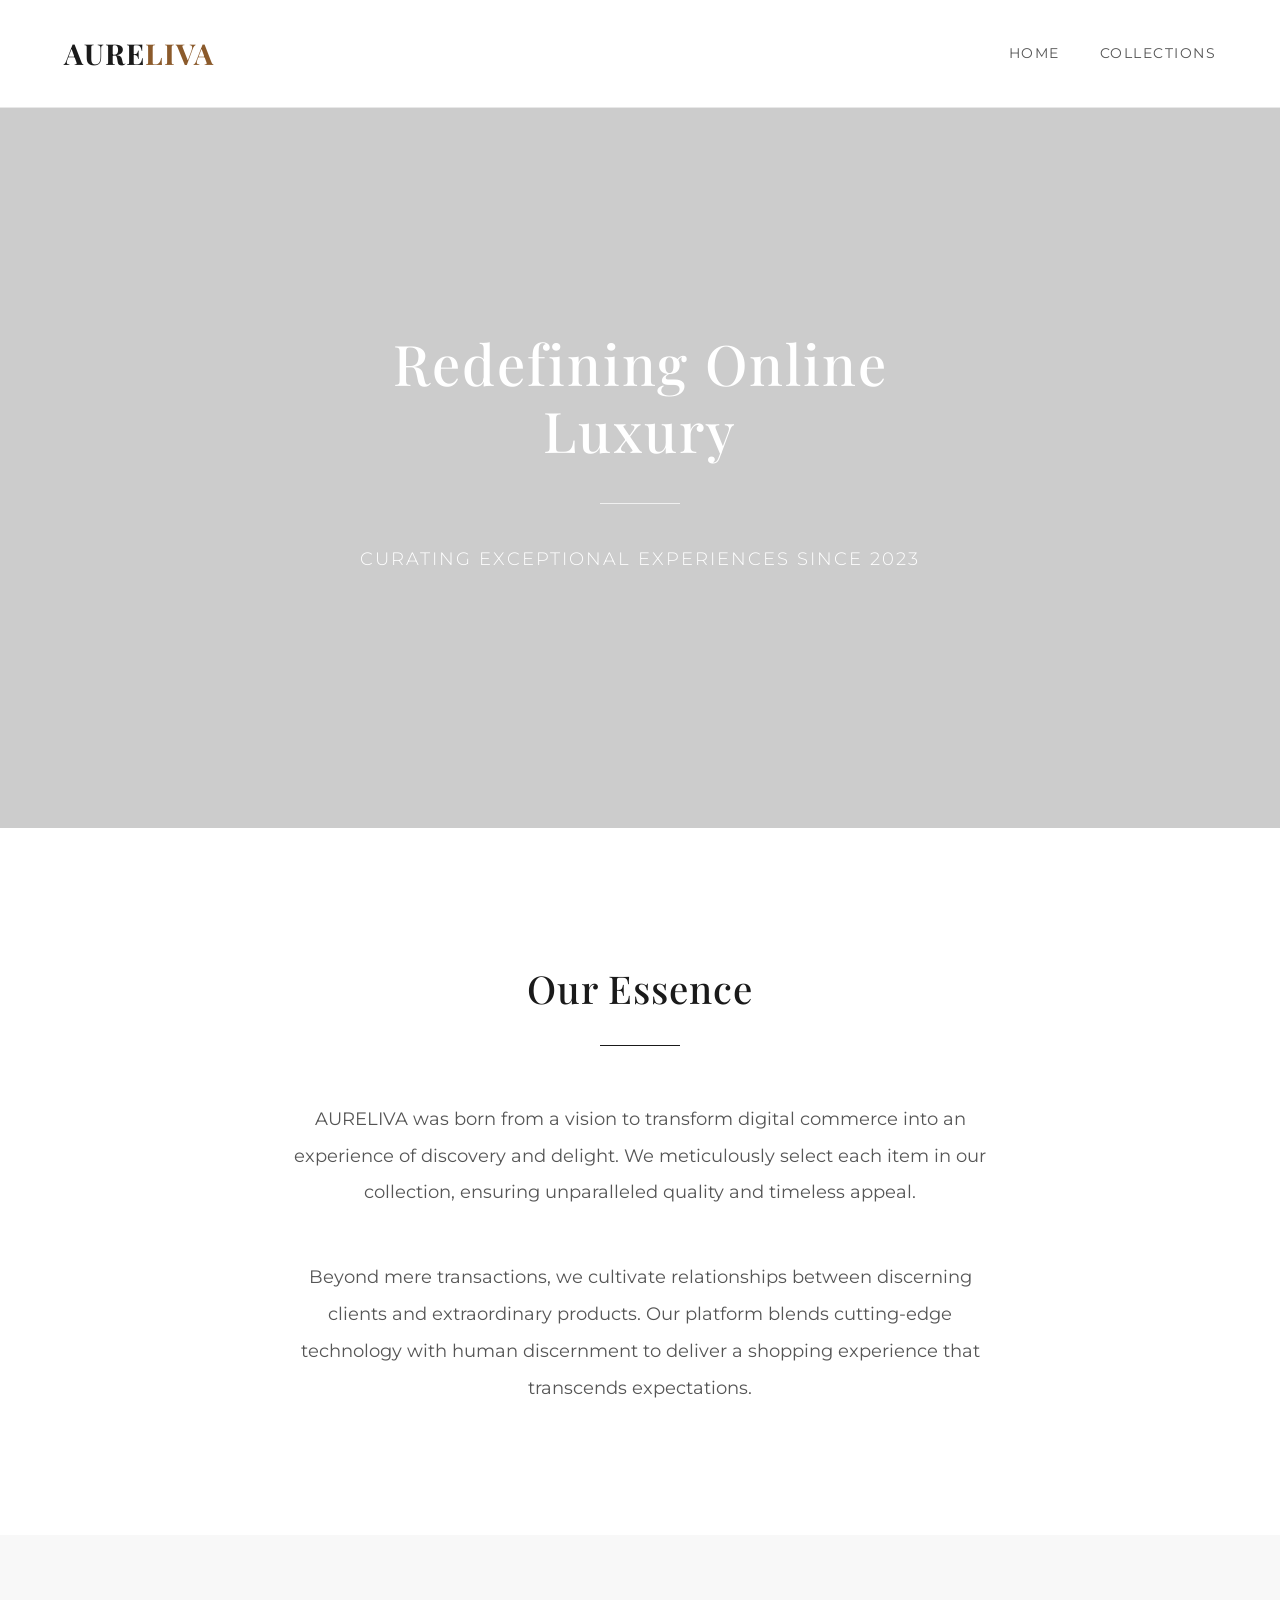
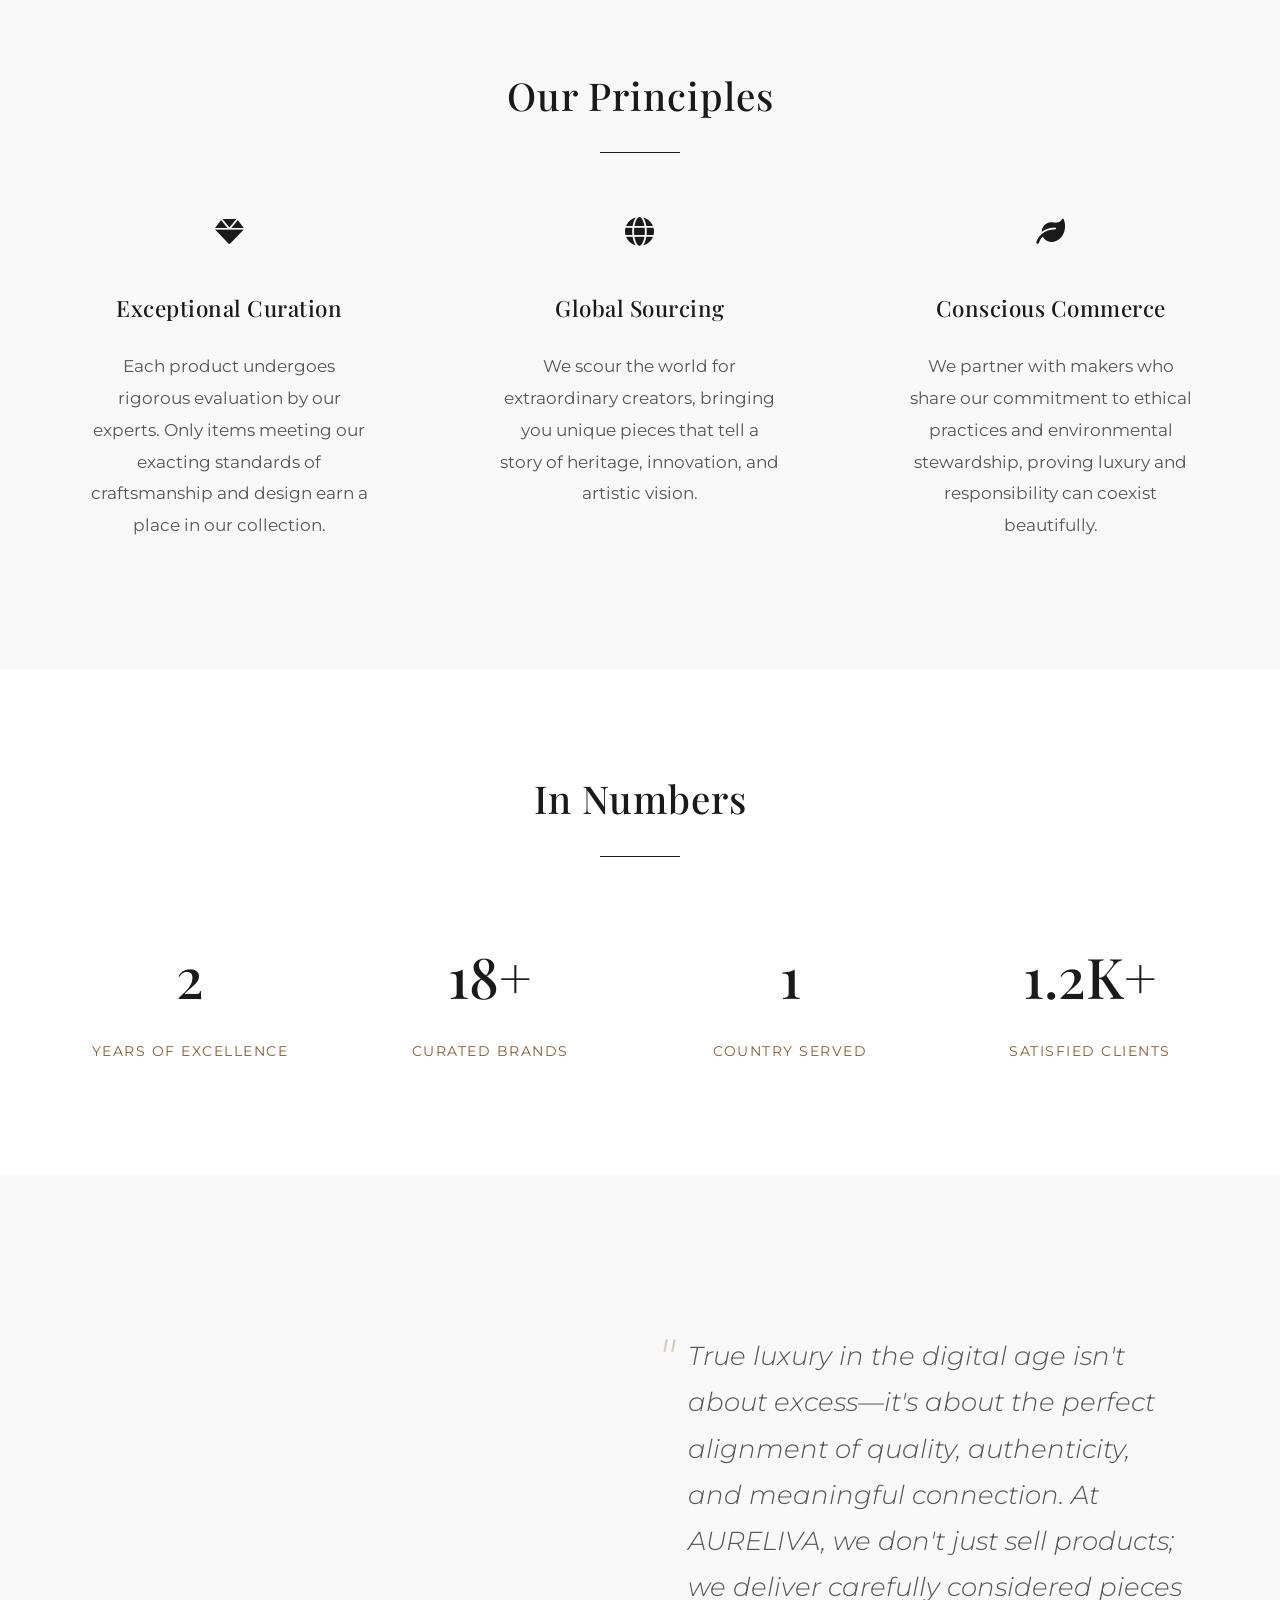
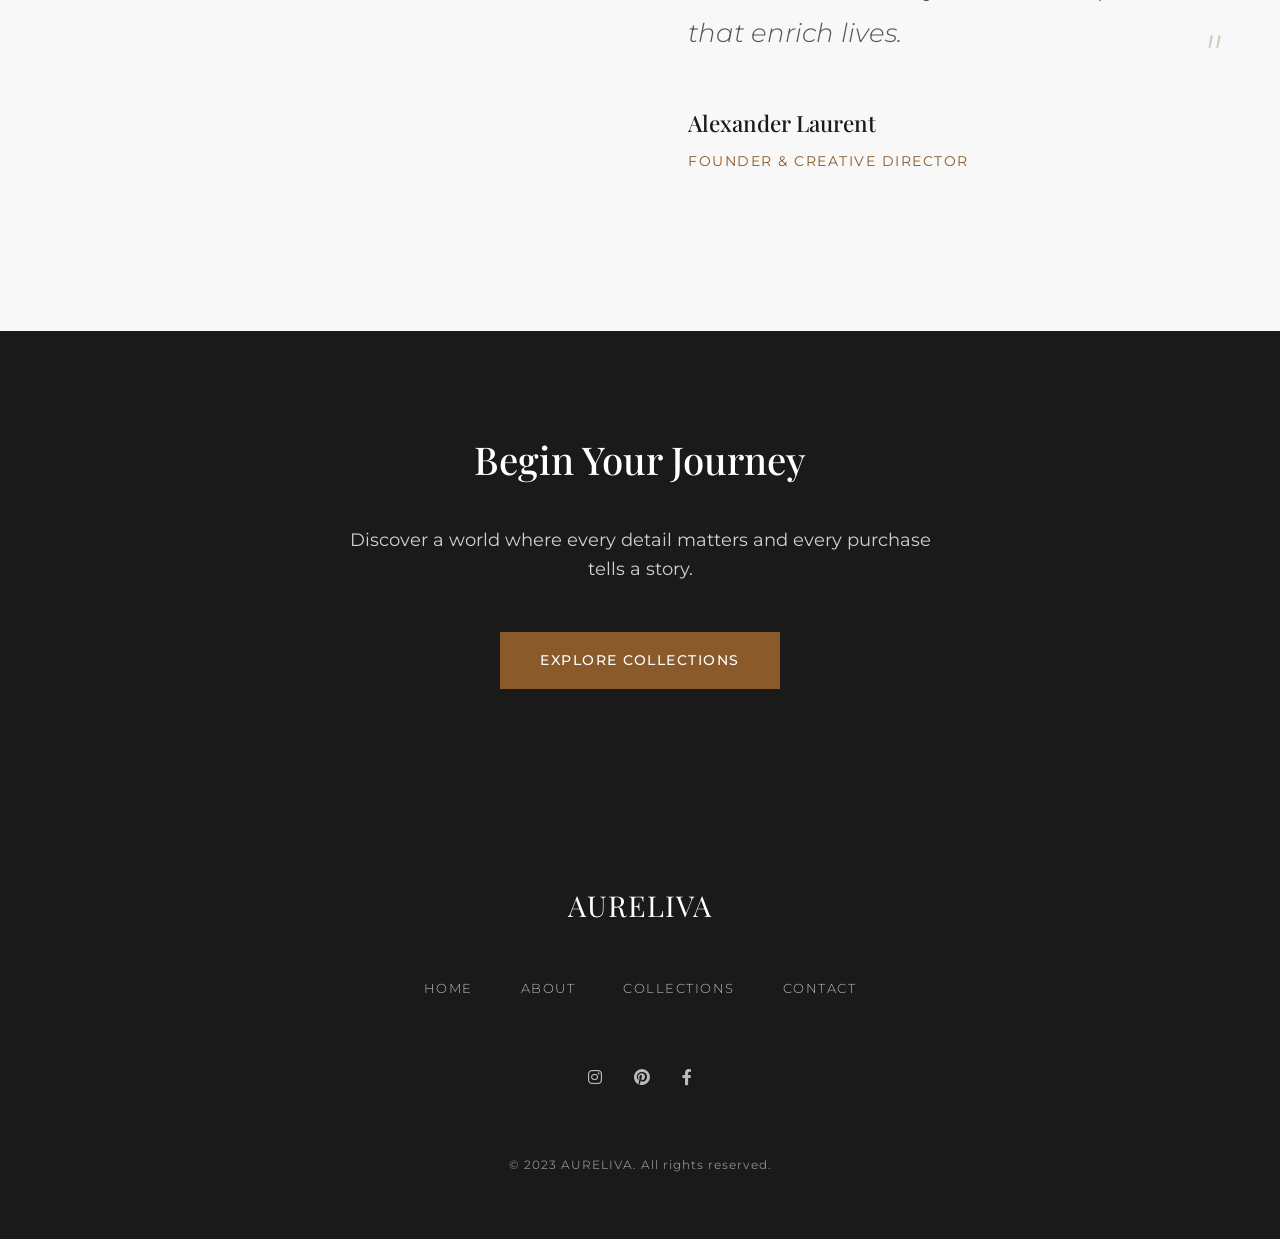
<file: about.html>
<!DOCTYPE html>
<html lang="en">
<head>
  <meta charset="UTF-8">
  <meta name="viewport" content="width=device-width, initial-scale=1.0">
  <title>About AURELIVA | Premium Online Shopping</title>
  <link href="https://fonts.googleapis.com/css2?family=Playfair+Display:wght@400;500;700&family=Montserrat:wght@300;400;500;600&display=swap" rel="stylesheet">
  <link rel="stylesheet" href="https://cdnjs.cloudflare.com/ajax/libs/font-awesome/6.0.0/css/all.min.css">
  <style>
    :root {
      --primary: #1a1a1a;
      --secondary: #555555;
      --accent: #8b5a2b;
      --light: #f8f8f8;
      --white: #ffffff;
      --highlight: #e8e8e8;
      --transition: all 0.4s cubic-bezier(0.165, 0.84, 0.44, 1);
    }

    * {
      margin: 0;
      padding: 0;
      box-sizing: border-box;
    }

    body {
      font-family: 'Montserrat', sans-serif;
      color: var(--primary);
      background-color: var(--white);
      line-height: 1.7;
      -webkit-font-smoothing: antialiased;
    }

    /* Header */
    header {
      background-color: var(--white);
      padding: 1.8rem 4rem;
      display: flex;
      justify-content: space-between;
      align-items: center;
      position: sticky;
      top: 0;
      z-index: 1000;
      border-bottom: 1px solid var(--highlight);
      transition: var(--transition);
    }

    header.scrolled {
      padding: 1.2rem 4rem;
      box-shadow: 0 2px 30px rgba(0, 0, 0, 0.05);
    }

    .logo {
      font-family: 'Playfair Display', serif;
      font-weight: 700;
      font-size: 1.8rem;
      color: var(--primary);
      text-decoration: none;
      letter-spacing: 1px;
    }

    .logo span {
      color: var(--accent);
    }

    nav {
      display: flex;
      align-items: center;
      gap: 2.5rem;
    }

    .nav-link {
      font-weight: 400;
      color: var(--secondary);
      text-decoration: none;
      letter-spacing: 1.5px;
      position: relative;
      padding: 0.5rem 0;
      font-size: 0.9rem;
      transition: var(--transition);
      text-transform: uppercase;
    }

    .nav-link:after {
      content: '';
      position: absolute;
      width: 0;
      height: 1px;
      bottom: 0;
      left: 0;
      background-color: var(--primary);
      transition: var(--transition);
    }

    .nav-link:hover:after {
      width: 100%;
    }

    /* Hero */
    .hero {
      height: 80vh;
      background: linear-gradient(rgba(0, 0, 0, 0.2), rgba(0, 0, 0, 0.2)), 
      url('https://images.unsplash.com/photo-1556740738-b6a63e27c4df?ixlib=rb-1.2.1&auto=format&fit=crop&w=1350&q=80') no-repeat center center/cover;
      display: flex;
      align-items: center;
      justify-content: center;
      text-align: center;
      color: white;
      position: relative;
    }

    .hero-content {
      max-width: 800px;
      padding: 4rem;
    }

    .hero h1 {
      font-family: 'Playfair Display', serif;
      font-size: 3.5rem;
      font-weight: 500;
      margin-bottom: 2rem;
      letter-spacing: 2px;
      line-height: 1.2;
    }

    .hero p {
      font-size: 1.1rem;
      margin-bottom: 2rem;
      font-weight: 300;
      letter-spacing: 2px;
      text-transform: uppercase;
    }

    .divider {
      width: 80px;
      height: 1px;
      background-color: var(--white);
      margin: 2.5rem auto;
      opacity: 0.7;
    }

    /* About Content */
    .about-content {
      max-width: 900px;
      margin: 8rem auto;
      padding: 0 4rem;
    }

    .section-title {
      font-family: 'Playfair Display', serif;
      font-size: 2.4rem;
      font-weight: 500;
      text-align: center;
      margin-bottom: 5rem;
      position: relative;
      letter-spacing: 1px;
    }

    .section-title:after {
      content: '';
      position: absolute;
      width: 80px;
      height: 1px;
      background-color: var(--primary);
      bottom: -25px;
      left: 50%;
      transform: translateX(-50%);
    }

    .about-text {
      font-size: 1.15rem;
      line-height: 2;
      margin-bottom: 3rem;
      text-align: center;
      max-width: 700px;
      margin-left: auto;
      margin-right: auto;
      color: var(--secondary);
    }

    /* Values Section */
    .values {
      padding: 8rem 4rem;
      background-color: var(--light);
    }

    .values-container {
      max-width: 1200px;
      margin: 0 auto;
    }

    .values-grid {
      display: grid;
      grid-template-columns: repeat(auto-fit, minmax(300px, 1fr));
      gap: 5rem;
      margin-top: 5rem;
    }

    .value-card {
      text-align: center;
      padding: 0 1.5rem;
    }

    .value-icon {
      font-size: 1.8rem;
      color: var(--primary);
      margin-bottom: 2rem;
    }

    .value-title {
      font-family: 'Playfair Display', serif;
      font-size: 1.4rem;
      margin-bottom: 1.5rem;
      font-weight: 500;
      letter-spacing: 0.5px;
    }

    .value-card p {
      font-size: 1.05rem;
      color: var(--secondary);
      line-height: 1.9;
    }

    /* Numbers Section */
    .numbers {
      padding: 6rem 4rem;
      background-color: var(--white);
    }

    .numbers-container {
      max-width: 1200px;
      margin: 0 auto;
    }

    .numbers-grid {
      display: grid;
      grid-template-columns: repeat(auto-fit, minmax(200px, 1fr));
      gap: 3rem;
      margin-top: 5rem;
    }

    .number-item {
      text-align: center;
      padding: 1rem;
    }

    .number {
      font-family: 'Playfair Display', serif;
      font-size: 3.5rem;
      font-weight: 500;
      color: var(--primary);
      margin-bottom: 1rem;
    }

    .number-label {
      font-size: 0.9rem;
      letter-spacing: 1.5px;
      color: var(--accent);
      text-transform: uppercase;
    }

    /* Founder Section */
    .founder {
      padding: 8rem 4rem;
      background-color: var(--light);
    }

    .founder-container {
      max-width: 1100px;
      margin: 0 auto;
      display: flex;
      align-items: center;
      gap: 6rem;
    }

    .founder-image {
      flex: 1;
      min-width: 400px;
      height: 500px;
    }

    .founder-content {
      flex: 1;
    }

    .founder-quote {
      font-size: 1.6rem;
      font-style: italic;
      margin-bottom: 3rem;
      line-height: 1.8;
      position: relative;
      color: var(--secondary);
      font-weight: 300;
    }

    .founder-quote:before,
    .founder-quote:after {
      content: '"';
      font-size: 3rem;
      color: var(--accent);
      opacity: 0.3;
      position: absolute;
    }

    .founder-quote:before {
      top: -20px;
      left: -30px;
    }

    .founder-quote:after {
      bottom: -40px;
      right: -30px;
    }

    .founder-name {
      font-family: 'Playfair Display', serif;
      font-size: 1.4rem;
      font-weight: 500;
      margin-top: 3rem;
    }

    .founder-title {
      color: var(--accent);
      font-weight: 400;
      letter-spacing: 1.5px;
      font-size: 0.85rem;
      text-transform: uppercase;
      margin-top: 0.5rem;
    }

    /* CTA */
    .cta {
      padding: 6rem 4rem;
      background-color: var(--primary);
      color: var(--white);
      text-align: center;
    }

    .cta-container {
      max-width: 800px;
      margin: 0 auto;
    }

    .cta h2 {
      font-family: 'Playfair Display', serif;
      font-size: 2.4rem;
      font-weight: 500;
      margin-bottom: 2rem;
    }

    .cta p {
      font-size: 1.1rem;
      margin-bottom: 3rem;
      max-width: 600px;
      margin-left: auto;
      margin-right: auto;
      opacity: 0.8;
    }

    .cta-button {
      display: inline-block;
      padding: 1rem 2.5rem;
      background-color: var(--accent);
      color: var(--white);
      text-decoration: none;
      font-weight: 500;
      letter-spacing: 1.5px;
      text-transform: uppercase;
      font-size: 0.9rem;
      transition: var(--transition);
    }

    .cta-button:hover {
      background-color: #6d4324;
    }

    /* Footer */
    footer {
      background-color: var(--primary);
      color: var(--white);
      padding: 6rem 4rem 4rem;
      text-align: center;
    }

    .footer-logo {
      font-family: 'Playfair Display', serif;
      font-size: 1.8rem;
      margin-bottom: 3rem;
      display: inline-block;
      letter-spacing: 1px;
    }

    .footer-links {
      display: flex;
      justify-content: center;
      gap: 3rem;
      margin-bottom: 4rem;
      flex-wrap: wrap;
    }

    .footer-link {
      color: var(--white);
      text-decoration: none;
      font-size: 0.8rem;
      font-weight: 300;
      text-transform: uppercase;
      opacity: 0.7;
      letter-spacing: 1.5px;
      transition: var(--transition);
    }

    .footer-link:hover {
      opacity: 1;
    }

    .social-links {
      display: flex;
      justify-content: center;
      gap: 2rem;
      margin-bottom: 4rem;
    }

    .social-link {
      color: var(--white);
      font-size: 1rem;
      transition: var(--transition);
      opacity: 0.7;
    }

    .social-link:hover {
      opacity: 1;
      transform: translateY(-3px);
    }

    .copyright {
      font-size: 0.75rem;
      opacity: 0.5;
      letter-spacing: 1px;
    }

    /* Responsive */
    @media (max-width: 1200px) {
      .founder-container {
        gap: 4rem;
      }
      
      .founder-image {
        min-width: 350px;
        height: 450px;
      }
    }

    @media (max-width: 992px) {
      header {
        padding: 1.5rem 3rem;
      }
      
      .founder-container {
        flex-direction: column;
      }

      .founder-image {
        min-width: 100%;
        height: 400px;
        margin-bottom: 4rem;
      }

      .hero h1 {
        font-size: 3.2rem;
      }
    }

    @media (max-width: 768px) {
      header {
        padding: 1.2rem 2rem;
      }
      
      nav {
        gap: 1.5rem;
      }

      .hero {
        height: 70vh;
      }
      
      .hero h1 {
        font-size: 2.5rem;
      }

      .hero p {
        font-size: 1rem;
      }

      .about-content, 
      .values, 
      .founder,
      .numbers,
      .cta {
        padding: 5rem 2rem;
      }

      .section-title {
        font-size: 2rem;
        margin-bottom: 4rem;
      }
      
      .values-grid {
        gap: 3rem;
      }
    }

    @media (max-width: 576px) {
      .hero h1 {
        font-size: 2rem;
      }

      .hero-content {
        padding: 2rem;
      }
      
      .about-content {
        margin: 5rem auto;
      }
      
      .numbers-grid {
        grid-template-columns: 1fr 1fr;
      }
      
      .founder-quote {
        font-size: 1.3rem;
      }
    }
  </style>
</head>

<body>
  <header id="mainHeader">
    <a href="dashboard.html" class="logo">AURE<span>LIVA</span></a>
    <nav>
      <a href="dashboard.html" class="nav-link">Home</a>
      <a href="index.html" class="nav-link">Collections</a>
    </nav>
  </header>

  <section class="hero">
    <div class="hero-content">
      <h1>Redefining Online Luxury</h1>
      <div class="divider"></div>
      <p>Curating exceptional experiences since 2023</p>
    </div>
  </section>

  <section class="about-content">
    <h2 class="section-title">Our Essence</h2>
    <p class="about-text">
      AURELIVA was born from a vision to transform digital commerce into an experience of discovery and delight. We meticulously select each item in our collection, ensuring unparalleled quality and timeless appeal.
    </p>
    <p class="about-text">
      Beyond mere transactions, we cultivate relationships between discerning clients and extraordinary products. Our platform blends cutting-edge technology with human discernment to deliver a shopping experience that transcends expectations.
    </p>
  </section>

  <section class="values">
    <div class="values-container">
      <h2 class="section-title">Our Principles</h2>
      <div class="values-grid">
        <div class="value-card">
          <div class="value-icon">
            <i class="fas fa-gem"></i>
          </div>
          <h3 class="value-title">Exceptional Curation</h3>
          <p>Each product undergoes rigorous evaluation by our experts. Only items meeting our exacting standards of craftsmanship and design earn a place in our collection.</p>
        </div>
        <div class="value-card">
          <div class="value-icon">
            <i class="fas fa-globe"></i>
          </div>
          <h3 class="value-title">Global Sourcing</h3>
          <p>We scour the world for extraordinary creators, bringing you unique pieces that tell a story of heritage, innovation, and artistic vision.</p>
        </div>
        <div class="value-card">
          <div class="value-icon">
            <i class="fas fa-leaf"></i>
          </div>
          <h3 class="value-title">Conscious Commerce</h3>
          <p>We partner with makers who share our commitment to ethical practices and environmental stewardship, proving luxury and responsibility can coexist beautifully.</p>
        </div>
      </div>
    </div>
  </section>

  <section class="numbers">
    <div class="numbers-container">
      <h2 class="section-title">In Numbers</h2>
      <div class="numbers-grid">
        <div class="number-item">
          <div class="number">2</div>
          <div class="number-label">Years of Excellence</div>
        </div>
        <div class="number-item">
          <div class="number">18+</div>
          <div class="number-label">Curated Brands</div>
        </div>
        <div class="number-item">
          <div class="number">1</div>
          <div class="number-label">Country Served</div>
        </div>
        <div class="number-item">
          <div class="number">1.2K+</div>
          <div class="number-label">Satisfied Clients</div>
        </div>
      </div>
    </div>
  </section>

  <section class="founder">
    <div class="founder-container">
      <div class="founder-image"></div>
      <div class="founder-content">
        <blockquote class="founder-quote">
          True luxury in the digital age isn't about excess—it's about the perfect alignment of quality, authenticity, and meaningful connection. At AURELIVA, we don't just sell products; we deliver carefully considered pieces that enrich lives.
        </blockquote>
        <p class="founder-name">Alexander Laurent</p>
        <p class="founder-title">Founder & Creative Director</p>
      </div>
    </div>
  </section>

  <section class="cta">
    <div class="cta-container">
      <h2>Begin Your Journey</h2>
      <p>Discover a world where every detail matters and every purchase tells a story.</p>
      <a href="index.html" class="cta-button">Explore Collections</a>
    </div>
  </section>

  <footer>
    <div class="footer-logo">AURELIVA</div>
    <div class="footer-links">
      <a href="dashboard.html" class="footer-link">Home</a>
      <a href="about.html" class="footer-link">About</a>
      <a href="index.html" class="footer-link">Collections</a>
      <a href="contact.html" class="footer-link">Contact</a>
    </div>
    <div class="social-links">
      <a href="#" class="social-link"><i class="fab fa-instagram"></i></a>
      <a href="#" class="social-link"><i class="fab fa-pinterest"></i></a>
      <a href="#" class="social-link"><i class="fab fa-facebook-f"></i></a>
    </div>
    <p class="copyright">© 2023 AURELIVA. All rights reserved.</p>
  </footer>

  <script>
    // Header scroll effect
    window.addEventListener('scroll', function() {
      const header = document.getElementById('mainHeader');
      if (window.scrollY > 50) {
        header.classList.add('scrolled');
      } else {
        header.classList.remove('scrolled');
      }
    });
  </script>
</body>
</html>
</file>
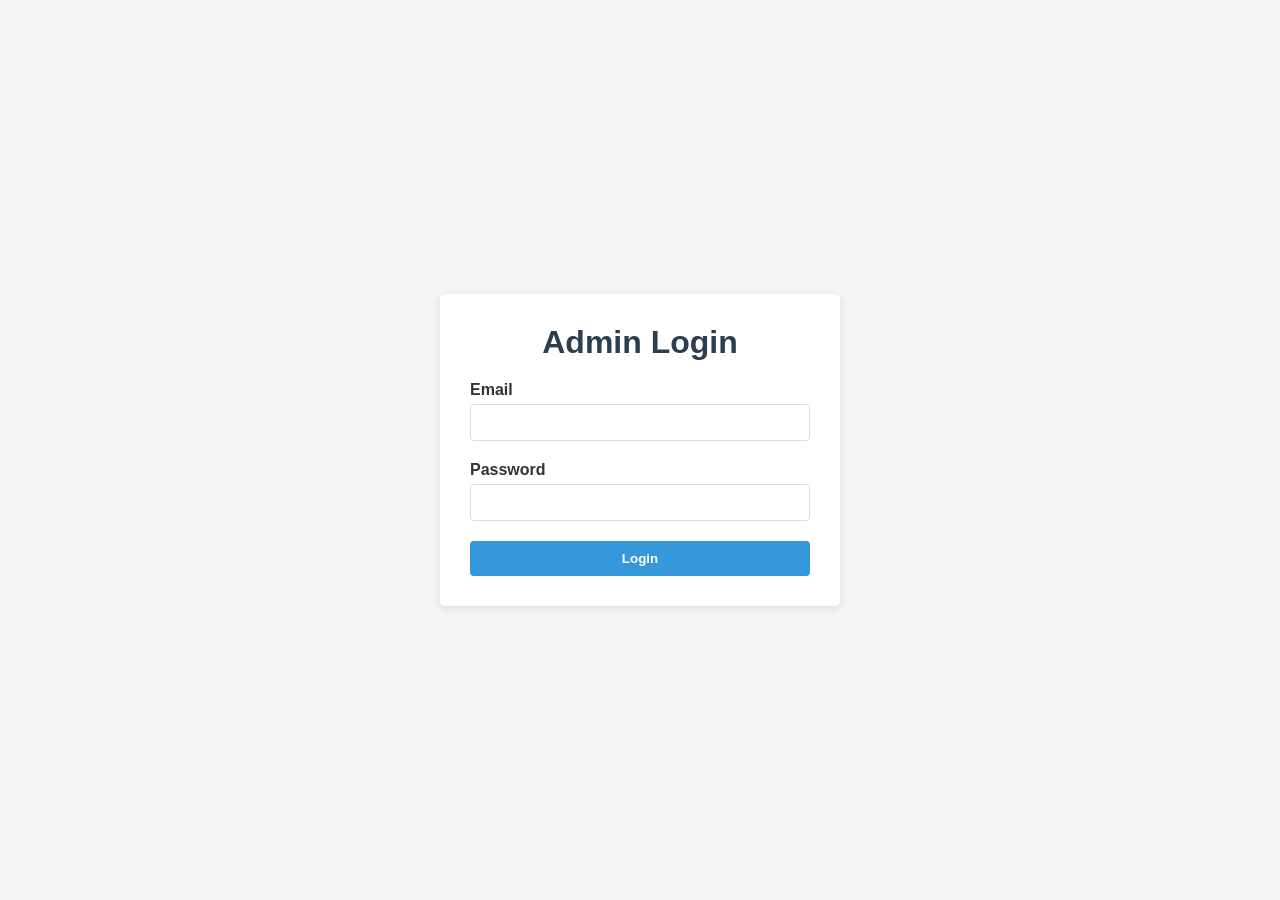
<file: admin.html>
<!DOCTYPE html>
<html lang="en">

<head>
    <meta charset="UTF-8">
    <meta name="viewport" content="width=device-width, initial-scale=1.0">
    <title>Aureliva - Admin Dashboard</title>
    <style>
        :root {
            --primary: #2c3e50;
            --secondary: #34495e;
            --accent: #3498db;
            --light: #ecf0f1;
            --dark: #2c3e50;
            --success: #2ecc71;
            --warning: #f39c12;
            --danger: #e74c3c;
        }

        * {
            margin: 0;
            padding: 0;
            box-sizing: border-box;
            font-family: Arial, sans-serif;
        }

        body {
            background-color: #f5f5f5;
            color: #333;
        }

        .container {
            display: flex;
            min-height: 100vh;
        }

        /* Sidebar */
        .sidebar {
            width: 250px;
            background-color: var(--primary);
            color: white;
            padding: 20px 0;
            position: fixed;
            height: 100%;
        }

        .logo {
            text-align: center;
            padding: 0 20px 20px;
            border-bottom: 1px solid rgba(255, 255, 255, 0.1);
        }

        .logo img {
            height: 50px;
        }

        .logo h2 {
            margin-top: 10px;
            font-size: 18px;
        }

        .nav-menu {
            margin-top: 20px;
        }

        .nav-item {
            padding: 12px 20px;
            cursor: pointer;
            transition: all 0.3s;
            display: flex;
            align-items: center;
        }

        .nav-item:hover,
        .nav-item.active {
            background-color: rgba(255, 255, 255, 0.1);
        }

        .nav-item i {
            margin-right: 10px;
            width: 20px;
            text-align: center;
        }

        /* Main Content */
        .main-content {
            flex: 1;
            margin-left: 250px;
            padding: 20px;
        }

        .header {
            display: flex;
            justify-content: space-between;
            align-items: center;
            padding: 10px 0;
            margin-bottom: 20px;
            border-bottom: 1px solid #ddd;
        }

        .header h1 {
            font-size: 24px;
        }

        .user-info {
            display: flex;
            align-items: center;
        }

        .user-info img {
            width: 40px;
            height: 40px;
            border-radius: 50%;
            margin-right: 10px;
            object-fit: cover;
            border: 2px solid #fff;
            box-shadow: 0 2px 5px rgba(0, 0, 0, 0.1);
        }

        /* Dashboard Cards */
        .dashboard-cards {
            display: grid;
            grid-template-columns: repeat(4, 1fr);
            gap: 20px;
            margin-bottom: 30px;
        }

        .card {
            background-color: white;
            border-radius: 5px;
            padding: 20px;
            box-shadow: 0 2px 5px rgba(0, 0, 0, 0.1);
        }

        .card h3 {
            font-size: 14px;
            color: #777;
            margin-bottom: 10px;
        }

        .card .value {
            font-size: 24px;
            font-weight: bold;
        }

        .card.today-orders .value {
            color: var(--accent);
        }

        .card.total-products .value {
            color: var(--success);
        }

        .card.total-reviews .value {
            color: var(--warning);
        }

        .card.total-users .value {
            color: var(--danger);
        }

        /* Tables */
        .table-container {
            background-color: white;
            border-radius: 5px;
            padding: 20px;
            box-shadow: 0 2px 5px rgba(0, 0, 0, 0.1);
            margin-bottom: 20px;
        }

        table {
            width: 100%;
            border-collapse: collapse;
        }

        th,
        td {
            padding: 12px 15px;
            text-align: left;
            border-bottom: 1px solid #ddd;
        }

        th {
            background-color: #f8f9fa;
            font-weight: bold;
        }

        tr:hover {
            background-color: #f5f5f5;
        }

        .status {
            padding: 5px 10px;
            border-radius: 20px;
            font-size: 12px;
            font-weight: bold;
            text-transform: uppercase;
        }

        .status.pending {
            background-color: #fff3cd;
            color: #856404;
        }

        .status.completed {
            background-color: #d4edda;
            color: #155724;
        }

        .status.shipped {
            background-color: #cce5ff;
            color: #004085;
        }

        .action-btn {
            padding: 5px 10px;
            border: none;
            border-radius: 3px;
            cursor: pointer;
            font-size: 12px;
            margin-right: 5px;
        }

        .edit-btn {
            background-color: var(--accent);
            color: white;
        }

        .delete-btn {
            background-color: var(--danger);
            color: white;
        }

        .view-btn {
            background-color: var(--success);
            color: white;
        }

        /* Forms */
        .form-container {
            background-color: white;
            border-radius: 5px;
            padding: 20px;
            box-shadow: 0 2px 5px rgba(0, 0, 0, 0.1);
        }

        .form-group {
            margin-bottom: 15px;
        }

        .form-group label {
            display: block;
            margin-bottom: 5px;
            font-weight: bold;
        }

        .form-group input,
        .form-group select,
        .form-group textarea {
            width: 100%;
            padding: 10px;
            border: 1px solid #ddd;
            border-radius: 4px;
        }

        .form-group textarea {
            min-height: 100px;
        }

        .form-actions {
            margin-top: 20px;
            text-align: right;
        }

        .btn {
            padding: 10px 20px;
            border: none;
            border-radius: 4px;
            cursor: pointer;
            font-weight: bold;
        }

        .btn-primary {
            background-color: var(--accent);
            color: white;
        }

        .btn-secondary {
            background-color: #6c757d;
            color: white;
        }

        /* Tabs */
        .tabs {
            display: flex;
            border-bottom: 1px solid #ddd;
            margin-bottom: 20px;
        }

        .tab {
            padding: 10px 20px;
            cursor: pointer;
            border-bottom: 3px solid transparent;
        }

        .tab.active {
            border-bottom-color: var(--accent);
            font-weight: bold;
        }

        .tab-content {
            display: none;
        }

        .tab-content.active {
            display: block;
        }

        /* Login Page */
        .login-container {
            display: flex;
            justify-content: center;
            align-items: center;
            height: 100vh;
            background-color: #f5f5f5;
        }

        .login-box {
            background-color: white;
            padding: 30px;
            border-radius: 5px;
            box-shadow: 0 2px 10px rgba(0, 0, 0, 0.1);
            width: 400px;
            max-width: 90%;
        }

        .login-box h1 {
            text-align: center;
            margin-bottom: 20px;
            color: var(--primary);
        }

        .login-box .form-group {
            margin-bottom: 20px;
        }

        .login-box .btn {
            width: 100%;
        }

        /* Responsive */
        @media (max-width: 1200px) {
            .dashboard-cards {
                grid-template-columns: repeat(2, 1fr);
            }
        }

        @media (max-width: 768px) {
            .sidebar {
                width: 70px;
                overflow: hidden;
            }

            .logo h2,
            .nav-item span {
                display: none;
            }

            .nav-item {
                justify-content: center;
            }

            .nav-item i {
                margin-right: 0;
            }

            .main-content {
                margin-left: 70px;
            }

            .dashboard-cards {
                grid-template-columns: 1fr;
            }
        }
    </style>
</head>

<body>
    <!-- Login Page -->
    <div id="loginPage" class="login-container">
        <div class="login-box">
            <h1>Admin Login</h1>
            <form id="adminLoginForm">
                <div class="form-group">
                    <label for="adminEmail">Email</label>
                    <input type="email" id="adminEmail" required>
                </div>
                <div class="form-group">
                    <label for="adminPassword">Password</label>
                    <input type="password" id="adminPassword" required>
                </div>
                <button type="submit" class="btn btn-primary">Login</button>
            </form>
        </div>
    </div>

    <!-- Admin Dashboard (hidden by default) -->
    <div id="adminDashboard" class="container" style="display: none;">
        <!-- Sidebar -->
        <div class="sidebar">
            <div class="logo">
                <img src="logo.png" alt="Aureliva">
                <h2>Admin Dashboard</h2>
            </div>
            <div class="nav-menu">
                <div class="nav-item active" data-tab="dashboard">
                    <i>📊</i>
                    <span>Dashboard</span>
                </div>
                <div class="nav-item" data-tab="products">
                    <i>🛍️</i>
                    <span>Products</span>
                </div>
                <div class="nav-item" data-tab="orders">
                    <i>📦</i>
                    <span>Orders</span>
                </div>
                <div class="nav-item" data-tab="reviews">
                    <i>⭐</i>
                    <span>Reviews</span>
                </div>
                <div class="nav-item" data-tab="users">
                    <i>👥</i>
                    <span>Users</span>
                </div>
                <div class="nav-item" data-tab="addProduct">
                    <i>➕</i>
                    <span>Add Product</span>
                </div>
                <div class="nav-item" data-tab="dealers">
                    <i>🏢</i>
                    <span>Dealers</span>
                </div>
                <div class="nav-item" id="logoutBtn">
                    <i>🚪</i>
                    <span>Logout</span>
                </div>
            </div>
        </div>

        <!-- Main Content -->
        <div class="main-content">
            <div class="header">
                <h1>Dashboard Overview</h1>
                <div class="user-info">
                </div>
            </div>

            <!-- Dashboard Tab -->
            <div id="dashboard" class="tab-content active">
                <div class="dashboard-cards">
                    <div class="card today-orders">
                        <h3>Today's Orders</h3>
                        <div class="value">18</div>
                    </div>
                    <div class="card total-products">
                        <h3>Total Products</h3>
                        <div class="value">14</div>
                    </div>
                    <div class="card total-reviews">
                        <h3>Total Reviews</h3>
                        <div class="value">56</div>
                    </div>
                    <div class="card total-users">
                        <h3>Registered Users</h3>
                        <div class="value">1724</div>
                    </div>
                </div>

                <div class="table-container">
                    <h2>Recent Orders</h2>
                    <table>
                        <thead>
                            <tr>
                                <th>Order ID</th>
                                <th>Customer</th>
                                <th>Date</th>
                                <th>Product</th>
                                <th>Amount</th>
                                <th>Status</th>
                                <th>Actions</th>
                            </tr>
                        </thead>
                        <tbody>
                            <tr>
                                <td>#ORD-1011</td>
                                <td>Rahul Sharma</td>
                                <td>2025-07-21</td>
                                <td>Timex Watch</td>
                                <td>₹2599.99</td>
                                <td><span class="status completed">Completed</span></td>
                                <td>
                                    <button class="action-btn view-btn">View</button>
                                </td>
                            </tr>
                            <tr>
                                <td>#ORD-1012</td>
                                <td>Priya Patel</td>
                                <td>2025-07-21</td>
                                <td>Boat Headphone</td>
                                <td>₹899.99</td>
                                <td><span class="status shipped">Shipped</span></td>
                                <td>
                                    <button class="action-btn view-btn">View</button>
                                </td>
                            </tr>
                            <tr>
                                <td>#ORD-1013</td>
                                <td>Vikram Singh</td>
                                <td>2025-07-21</td>
                                <td>PUMA T-Shirt</td>
                                <td>₹499.99</td>
                                <td><span class="status pending">Pending</span></td>
                                <td>
                                    <button class="action-btn view-btn">View</button>
                                </td>
                            </tr>
                        </tbody>
                    </table>
                </div>
            </div>

            <!-- Products Tab -->
            <div id="products" class="tab-content">
                <div class="table-container">
                    <h2>Product Management</h2>
                    <table>
                        <thead>
                            <tr>
                                <th>ID</th>
                                <th>Image</th>
                                <th>Name</th>
                                <th>Price</th>
                                <th>Stock</th>
                                <th>Category</th>
                                <th>Actions</th>
                            </tr>
                        </thead>
                        <tbody>
                            <tr>
                                <td>1</td>
                                <td><img src="headphone.jpg" alt="Product" style="width:50px;"></td>
                                <td>Boat Headphone</td>
                                <td>₹899</td>
                                <td>14</td>
                                <td>Electronics</td>
                                <td>
                                    <button class="action-btn edit-btn">Edit</button>
                                    <button class="action-btn delete-btn">Delete</button>
                                </td>
                            </tr>
                            <tr>
                                <td>2</td>
                                <td><img src="laptop.jpg" alt="Product" style="width:50px;"></td>
                                <td>DELL Gaming laptop</td>
                                <td>₹89,999</td>
                                <td>05</td>
                                <td>Electronics</td>
                                <td>
                                    <button class="action-btn edit-btn">Edit</button>
                                    <button class="action-btn delete-btn">Delete</button>
                                </td>
                            </tr>
                            <tr>
                                <td>3</td>
                                <td><img src="watch 1.jpg" alt="Product" style="width:50px;"></td>
                                <td>Timex Watch</td>
                                <td>₹2,599</td>
                                <td>09</td>
                                <td>Watch</td>
                                <td>
                                    <button class="action-btn edit-btn">Edit</button>
                                    <button class="action-btn delete-btn">Delete</button>
                                </td>
                            </tr>
                            <tr>
                                <td>4</td>
                                <td><img src="Camra.jpg" alt="Product" style="width:50px;"></td>
                                <td>Canon Camera</td>
                                <td>₹2,799</td>
                                <td>11</td>
                                <td>Camera</td>
                                <td>
                                    <button class="action-btn edit-btn">Edit</button>
                                    <button class="action-btn delete-btn">Delete</button>
                                </td>
                            </tr>
                            <tr>
                                <td>5</td>
                                <td><img src="nike shoes.jpg" alt="Product" style="width:50px;"></td>
                                <td>Nike Sports shoes</td>
                                <td>₹899</td>
                                <td>12</td>
                                <td>Footwear</td>
                                <td>
                                    <button class="action-btn edit-btn">Edit</button>
                                    <button class="action-btn delete-btn">Delete</button>
                                </td>
                            </tr>
                            <tr>
                                <td>6</td>
                                <td><img src="smartwatch.jpg" alt="Product" style="width:50px;"></td>
                                <td>Happilo Smart Watch</td>
                                <td>₹1,499</td>
                                <td>28</td>
                                <td>Watch</td>
                                <td>
                                    <button class="action-btn edit-btn">Edit</button>
                                    <button class="action-btn delete-btn">Delete</button>
                                </td>
                            </tr>
                            <tr>
                                <td>7</td>
                                <td><img src="mobile.jpg" alt="Product" style="width:50px;"></td>
                                <td>Samsung Z Fold 5G</td>
                                <td>₹1,39,999</td>
                                <td>10</td>
                                <td>Phone</td>
                                <td>
                                    <button class="action-btn edit-btn">Edit</button>
                                    <button class="action-btn delete-btn">Delete</button>
                                </td>
                            </tr>
                            <tr>
                                <td>8</td>
                                <td><img src="Nothing.png" alt="Product" style="width:50px;"></td>
                                <td>Nothing Phone 2</td>
                                <td>₹17,999</td>
                                <td>02</td>
                                <td>Phone</td>
                                <td>
                                    <button class="action-btn edit-btn">Edit</button>
                                    <button class="action-btn delete-btn">Delete</button>
                                </td>
                            </tr>
                            <tr>
                                <td>9</td>
                                <td><img src="omega.jpg" alt="Product" style="width:50px;"></td>
                                <td>Omega Watch</td>
                                <td>₹5,999</td>
                                <td>11</td>
                                <td>Watch</td>
                                <td>
                                    <button class="action-btn edit-btn">Edit</button>
                                    <button class="action-btn delete-btn">Delete</button>
                                </td>
                            </tr>
                            <tr>
                                <td>10</td>
                                <td><img src="shoess.jpg" alt="Product" style="width:50px;"></td>
                                <td>Nike Court shoes</td>
                                <td>₹4,559</td>
                                <td>00</td>
                                <td>Shoes</td>
                                <td>
                                    <button class="action-btn edit-btn">Edit</button>
                                    <button class="action-btn delete-btn">Delete</button>
                                </td>
                            </tr>
                            <tr>
                                <td>11</td>
                                <td><img src="earbuds.jpg" alt="Product" style="width:50px;"></td>
                                <td>Fire bott earbuds</td>
                                <td>₹799</td>
                                <td>16</td>
                                <td>Electronics</td>
                                <td>
                                    <button class="action-btn edit-btn">Edit</button>
                                    <button class="action-btn delete-btn">Delete</button>
                                </td>
                            </tr>
                            <tr>
                                <td>12</td>
                                <td><img src="tshirt.jpg" alt="Product" style="width:50px;"></td>
                                <td>T-Shirt XL</td>
                                <td>₹299</td>
                                <td>56</td>
                                <td>CLothing</td>
                                <td>
                                    <button class="action-btn edit-btn">Edit</button>
                                    <button class="action-btn delete-btn">Delete</button>
                                </td>
                            </tr>
                            <tr>
                                <td>13</td>
                                <td><img src="tshirt1.jpg" alt="Product" style="width:50px;"></td>
                                <td>PUMA T-Shirt</td>
                                <td>₹499</td>
                                <td>22</td>
                                <td>CLothing</td>
                                <td>
                                    <button class="action-btn edit-btn">Edit</button>
                                    <button class="action-btn delete-btn">Delete</button>
                                </td>
                            </tr>
                            <tr>
                                <td>14</td>
                                <td><img src="watch3.jpg" alt="Product" style="width:50px;"></td>
                                <td>Timex Watch</td>
                                <td>₹1,999</td>
                                <td>7</td>
                                <td>Watch</td>
                                <td>
                                    <button class="action-btn edit-btn">Edit</button>
                                    <button class="action-btn delete-btn">Delete</button>
                                </td>
                            </tr>
                        </tbody>
                    </table>
                </div>
            </div>

            <!-- Orders Tab -->
            <div id="orders" class="tab-content">
                <div class="table-container">
                    <h2>Order Management</h2>
                    <table>
                        <thead>
                            <tr>
                                <th>Order ID</th>
                                <th>Customer</th>
                                <th>Date</th>
                                <th>Items</th>
                                <th>Amount</th>
                                <th>Status</th>
                                <th>Actions</th>
                            </tr>
                        </thead>
                        <tbody>
                            <tr>
                                <td>#ORD-1001</td>
                                <td>Rahul Sharma</td>
                                <td>2023-06-15</td>
                                <td>3</td>
                                <td>₹245.00</td>
                                <td><span class="status completed">Completed</span></td>
                                <td>
                                    <button class="action-btn view-btn">View</button>
                                </td>
                            </tr>
                            <tr>
                                <td>#ORD-1002</td>
                                <td>Priya Patel</td>
                                <td>2023-06-15</td>
                                <td>2</td>
                                <td>₹189.50</td>
                                <td><span class="status shipped">Shipped</span></td>
                                <td>
                                    <button class="action-btn view-btn">View</button>
                                </td>
                            </tr>
                            <tr>
                                <td>#ORD-1003</td>
                                <td>Vikram Singh</td>
                                <td>2023-06-14</td>
                                <td>5</td>
                                <td>₹320.75</td>
                                <td><span class="status pending">Pending</span></td>
                                <td>
                                    <button class="action-btn view-btn">View</button>
                                </td>
                            </tr>
                        </tbody>
                    </table>
                </div>
            </div>

            <!-- Reviews Tab -->
            <div id="reviews" class="tab-content">
                <div class="table-container">
                    <h2>Customer Reviews</h2>
                    <table>
                        <thead>
                            <tr>
                                <th>ID</th>
                                <th>Product</th>
                                <th>Customer</th>
                                <th>Rating</th>
                                <th>Review</th>
                                <th>Date</th>
                                <th>Actions</th>
                            </tr>
                        </thead>
                        <tbody>
                            <tr>
                                <td>1</td>
                                <td>Premium Leather Wallet</td>
                                <td>Rahul Sharma</td>
                                <td>⭐⭐⭐⭐⭐</td>
                                <td>Excellent quality, very satisfied!</td>
                                <td>2023-06-10</td>
                                <td>
                                    <button class="action-btn delete-btn">Delete</button>
                                </td>
                            </tr>
                            <tr>
                                <td>2</td>
                                <td>Luxury Silk Scarf</td>
                                <td>Priya Patel</td>
                                <td>⭐⭐⭐⭐</td>
                                <td>Beautiful design but a bit pricey</td>
                                <td>2023-06-08</td>
                                <td>
                                    <button class="action-btn delete-btn">Delete</button>
                                </td>
                            </tr>
                            <tr>
                                <td>3</td>
                                <td>Gold Plated Fountain Pen</td>
                                <td>Vikram Singh</td>
                                <td>⭐⭐⭐</td>
                                <td>Good but not as premium as expected</td>
                                <td>2023-06-05</td>
                                <td>
                                    <button class="action-btn delete-btn">Delete</button>
                                </td>
                            </tr>
                        </tbody>
                    </table>
                </div>
            </div>

            <!-- Users Tab -->
            <div id="users" class="tab-content">
                <div class="table-container">
                    <h2>User Management</h2>
                    <table>
                        <thead>
                            <tr>
                                <th>ID</th>
                                <th>Name</th>
                                <th>Email</th>
                                <th>Join Date</th>
                                <th>Orders</th>
                                <th>Status</th>
                                <th>Actions</th>
                            </tr>
                        </thead>
                        <tbody>
                            <tr>
                                <td>1</td>
                                <td>Rahul Sharma</td>
                                <td>rahul@example.com</td>
                                <td>2023-01-15</td>
                                <td>5</td>
                                <td>Active</td>
                                <td>
                                    <button class="action-btn view-btn">View</button>
                                    <button class="action-btn delete-btn">Ban</button>
                                </td>
                            </tr>
                            <tr>
                                <td>2</td>
                                <td>Priya Patel</td>
                                <td>priya@example.com</td>
                                <td>2023-02-20</td>
                                <td>3</td>
                                <td>Active</td>
                                <td>
                                    <button class="action-btn view-btn">View</button>
                                    <button class="action-btn delete-btn">Ban</button>
                                </td>
                            </tr>
                            <tr>
                                <td>3</td>
                                <td>Vikram Singh</td>
                                <td>vikram@example.com</td>
                                <td>2023-03-10</td>
                                <td>2</td>
                                <td>Banned</td>
                                <td>
                                    <button class="action-btn view-btn">View</button>
                                    <button class="action-btn edit-btn">Unban</button>
                                </td>
                            </tr>
                        </tbody>
                    </table>
                </div>
            </div>

            <!-- Add Product Tab -->
            <div id="addProduct" class="tab-content">
                <div class="form-container">
                    <h2>Add New Product</h2>
                    <form id="productForm">
                        <div class="form-group">
                            <label for="productName">Product Name</label>
                            <input type="text" id="productName" required>
                        </div>
                        <div class="form-group">
                            <label for="productPrice">Price</label>
                            <input type="number" id="productPrice" step="0.01" required>
                        </div>
                        <div class="form-group">
                            <label for="productStock">Stock Quantity</label>
                            <input type="number" id="productStock" required>
                        </div>
                        <div class="form-group">
                            <label for="productCategory">Category</label>
                            <select id="productCategory" required>
                                <option value="">Select Category</option>
                                <option value="accessories">Accessories</option>
                                <option value="apparel">Apparel</option>
                                <option value="home">Home</option>
                                <option value="jewelry">Jewelry</option>
                                <option value="stationery">Stationery</option>
                                <option value="gifts">Gifts</option>
                                <option value="decor">Decor</option>
                            </select>
                        </div>
                        <div class="form-group">
                            <label for="productImage">Product Image</label>
                            <input type="file" id="productImage" accept="image/*" required>
                        </div>
                        <div class="form-group">
                            <label for="productDescription">Description</label>
                            <textarea id="productDescription" required></textarea>
                        </div>
                        <div class="form-actions">
                            <button type="button" class="btn btn-secondary">Cancel</button>
                            <button type="submit" class="btn btn-primary">Add Product</button>
                        </div>
                    </form>
                </div>
            </div>

            <!-- DEALERS TAB (NEW ADDITION) -->
            <div id="dealers" class="tab-content">
                <!-- Add Dealer Form -->
                <div class="form-container">
                    <h2>Add New Dealer</h2>
                    <form id="dealerForm">
                        <div class="form-group">
                            <label for="dealerName">Dealer Name*</label>
                            <input type="text" id="dealerName" required>
                        </div>
                        <div class="form-group">
                            <label for="dealerMobile">Mobile Number*</label>
                            <input type="tel" id="dealerMobile" pattern="[0-9]{10}" required>
                        </div>
                        <div class="form-group">
                            <label for="dealerEmail">Email</label>
                            <input type="email" id="dealerEmail">
                        </div>
                        <div class="form-group">
                            <label for="dealerShop">Shop Name*</label>
                            <input type="text" id="dealerShop" required>
                        </div>
                        <div class="form-group">
                            <label for="dealerAddress">Address*</label>
                            <input type="text" id="dealerAddress" required>
                        </div>
                        <div class="form-group">
                            <label for="dealerCity">City*</label>
                            <input type="text" id="dealerCity" required>
                        </div>
                        <div class="form-group">
                            <label for="dealerState">State*</label>
                            <select id="dealerState" required>
                                <option value="">Select State</option>
                                <option value="Andhra Pradesh">Andhra Pradesh</option>
                                <option value="Delhi">Delhi</option>
                                <option value="Gujarat">Gujarat</option>
                                <option value="Maharashtra">Maharashtra</option>
                                <option value="Tamil Nadu">Tamil Nadu</option>
                            </select>
                        </div>
                        <div class="form-group">
                            <label for="dealerPincode">PIN Code*</label>
                            <input type="text" id="dealerPincode" pattern="[0-9]{6}" required>
                        </div>
                        <div class="form-group">
                            <label for="dealerGST">GSTIN (Optional)</label>
                            <input type="text" id="dealerGST" placeholder="22AAAAA0000A1Z5">
                        </div>
                        <div class="form-actions">
                            <button type="reset" class="btn btn-secondary">Clear</button>
                            <button type="submit" class="btn btn-primary">Add Dealer</button>
                        </div>
                    </form>
                </div>

                <!-- Dealers Table -->
                <div class="table-container">
                    <h2>Registered Dealers</h2>
                    <table id="dealersTable">
                        <thead>
                            <tr>
                                <th>Sr.No</th>
                                <th>Dealer Name</th>
                                <th>Shop Name</th>
                                <th>Contact</th>
                                <th>Location</th>
                                <th>GSTIN</th>
                                <th>Actions</th>
                            </tr>
                        </thead>
                        <tbody>
                            <tr>
                                <td>1</td>
                                <td>Rajesh Sharma</td>
                                <td>Sharma Luxury Emporium</td>
                                <td>9876543210<br>rajesh@example.com</td>
                                <td>Mumbai, Maharashtra<br>400001</td>
                                <td>27AABCU9603R1ZM</td>
                                <td>
                                    <button class="action-btn edit-btn" data-id="1">Edit</button>
                                    <button class="action-btn delete-btn" data-id="1">Remove</button>
                                </td>
                            </tr>
                            <tr>
                                <td>2</td>
                                <td>Priya Patel</td>
                                <td>Patel Premium Collections</td>
                                <td>8765432109<br>priya@example.com</td>
                                <td>Ahmedabad, Gujarat<br>380001</td>
                                <td>24AABCP1234M1ZP</td>
                                <td>
                                    <button class="action-btn edit-btn" data-id="2">Edit</button>
                                    <button class="action-btn delete-btn" data-id="2">Remove</button>
                                </td>
                            </tr>
                        </tbody>
                    </table>
                </div>
            </div>
        </div>
    </div>

    <script>
        // Simple login system - accepts any email/password
        document.getElementById('adminLoginForm').addEventListener('submit', function (e) {
            e.preventDefault();
            // Any email/password will work for admin access
            document.getElementById('loginPage').style.display = 'none';
            document.getElementById('adminDashboard').style.display = 'flex';

            // Store login state in localStorage
            localStorage.setItem('adminLoggedIn', 'true');
        });

        // Check if already logged in
        if (localStorage.getItem('adminLoggedIn') === 'true') {
            document.getElementById('loginPage').style.display = 'none';
            document.getElementById('adminDashboard').style.display = 'flex';
        }

        // Logout functionality
        document.getElementById('logoutBtn').addEventListener('click', function () {
            localStorage.removeItem('adminLoggedIn');
            window.location.reload();
        });

        // Tab navigation
        const navItems = document.querySelectorAll('.nav-item');
        const tabContents = document.querySelectorAll('.tab-content');

        navItems.forEach(item => {
            item.addEventListener('click', function () {
                // Remove active class from all items
                navItems.forEach(navItem => navItem.classList.remove('active'));
                tabContents.forEach(content => content.classList.remove('active'));

                // Add active class to clicked item
                this.classList.add('active');

                // Show corresponding tab content
                const tabId = this.getAttribute('data-tab');
                document.getElementById(tabId).classList.add('active');

                // Update header title
                document.querySelector('.header h1').textContent =
                    this.querySelector('span').textContent + (tabId === 'addProduct' ? '' : ' Management');
            });
        });

        // Product form submission
        document.getElementById('productForm').addEventListener('submit', function (e) {
            e.preventDefault();
            alert('Product added successfully!');
            this.reset();
        });

        // Sample data for demonstration
        // In a real application, this would come from a database
        const sampleProducts = [
            { id: 1, name: "Premium Leather Wallet", price: 89.99, stock: 42, category: "accessories" },
            { id: 2, name: "Luxury Silk Scarf", price: 65.50, stock: 18, category: "apparel" },
            { id: 3, name: "Gold Plated Fountain Pen", price: 120.00, stock: 7, category: "accessories" }
        ];

        const sampleOrders = [
            { id: "ORD-1001", customer: "Rahul Sharma", date: "2023-06-15", amount: 245.00, status: "completed" },
            { id: "ORD-1002", customer: "Priya Patel", date: "2023-06-15", amount: 189.50, status: "shipped" },
            { id: "ORD-1003", customer: "Vikram Singh", date: "2023-06-14", amount: 320.75, status: "pending" }
        ];

        const sampleReviews = [
            { id: 1, product: "Premium Leather Wallet", customer: "Rahul Sharma", rating: 5, review: "Excellent quality, very satisfied!", date: "2023-06-10" },
            { id: 2, product: "Luxury Silk Scarf", customer: "Priya Patel", rating: 4, review: "Beautiful design but a bit pricey", date: "2023-06-08" },
            { id: 3, product: "Gold Plated Fountain Pen", customer: "Vikram Singh", rating: 3, review: "Good but not as premium as expected", date: "2023-06-05" }
        ];

        const sampleUsers = [
            { id: 1, name: "Rahul Sharma", email: "rahul@example.com", joinDate: "2023-01-15", orders: 5, status: "active" },
            { id: 2, name: "Priya Patel", email: "priya@example.com", joinDate: "2023-02-20", orders: 3, status: "active" },
            { id: 3, name: "Vikram Singh", email: "vikram@example.com", joinDate: "2023-03-10", orders: 2, status: "banned" }
        ];

        // DEALER MANAGEMENT SYSTEM
        const dealerForm = document.getElementById('dealerForm');
        const dealersTable = document.getElementById('dealersTable').querySelector('tbody');
        let dealers = [
            {
                id: 1,
                name: "Rajesh Sharma",
                mobile: "9876543210",
                email: "rajesh@example.com",
                shop: "Sharma Luxury Emporium",
                address: "123 Luxury Street",
                city: "Mumbai",
                state: "Maharashtra",
                pincode: "400001",
                gst: "27AABCU9603R1ZM"
            },
            {
                id: 2,
                name: "Priya Patel",
                mobile: "8765432109",
                email: "priya@example.com",
                shop: "Patel Premium Collections",
                address: "456 Premium Road",
                city: "Ahmedabad",
                state: "Gujarat",
                pincode: "380001",
                gst: "24AABCP1234M1ZP"
            }
        ];

        // Render dealers table on page load
        renderDealersTable();

        // Form Submission
        dealerForm.addEventListener('submit', function (e) {
            e.preventDefault();

            const newDealer = {
                id: dealers.length > 0 ? Math.max(...dealers.map(d => d.id)) + 1 : 1,
                name: document.getElementById('dealerName').value,
                mobile: document.getElementById('dealerMobile').value,
                email: document.getElementById('dealerEmail').value,
                shop: document.getElementById('dealerShop').value,
                address: document.getElementById('dealerAddress').value,
                city: document.getElementById('dealerCity').value,
                state: document.getElementById('dealerState').value,
                pincode: document.getElementById('dealerPincode').value,
                gst: document.getElementById('dealerGST').value
            };

            dealers.push(newDealer);
            renderDealersTable();
            dealerForm.reset();
            alert('Dealer added successfully!');
        });

        // Render Dealers Table
        function renderDealersTable() {
            dealersTable.innerHTML = '';

            dealers.forEach((dealer, index) => {
                const row = document.createElement('tr');
                row.innerHTML = `
                    <td>${index + 1}</td>
                    <td>${dealer.name}</td>
                    <td>${dealer.shop}</td>
                    <td>${dealer.mobile}<br>${dealer.email || 'N/A'}</td>
                    <td>${dealer.city}, ${dealer.state}<br>${dealer.pincode}</td>
                    <td>${dealer.gst || 'N/A'}</td>
                    <td>
                        <button class="action-btn edit-btn" data-id="${dealer.id}">Edit</button>
                        <button class="action-btn delete-btn" data-id="${dealer.id}">Remove</button>
                    </td>
                `;
                dealersTable.appendChild(row);
            });

            // Add event listeners to action buttons
            document.querySelectorAll('.edit-btn').forEach(btn => {
                btn.addEventListener('click', function () {
                    const dealerId = parseInt(this.getAttribute('data-id'));
                    editDealer(dealerId);
                });
            });

            document.querySelectorAll('.delete-btn').forEach(btn => {
                btn.addEventListener('click', function () {
                    const dealerId = parseInt(this.getAttribute('data-id'));
                    if (confirm('Are you sure you want to remove this dealer?')) {
                        deleteDealer(dealerId);
                    }
                });
            });
        }

        // Edit Dealer
        function editDealer(id) {
            const dealer = dealers.find(d => d.id === id);
            if (dealer) {
                document.getElementById('dealerName').value = dealer.name;
                document.getElementById('dealerMobile').value = dealer.mobile;
                document.getElementById('dealerEmail').value = dealer.email;
                document.getElementById('dealerShop').value = dealer.shop;
                document.getElementById('dealerAddress').value = dealer.address;
                document.getElementById('dealerCity').value = dealer.city;
                document.getElementById('dealerState').value = dealer.state;
                document.getElementById('dealerPincode').value = dealer.pincode;
                document.getElementById('dealerGST').value = dealer.gst;

                // Remove the dealer being edited
                dealers = dealers.filter(d => d.id !== id);
            }
        }

        // Delete Dealer
        function deleteDealer(id) {
            dealers = dealers.filter(d => d.id !== id);
            renderDealersTable();
            alert('Dealer removed successfully!');
        }
    </script>
</body>
</html>
</file>
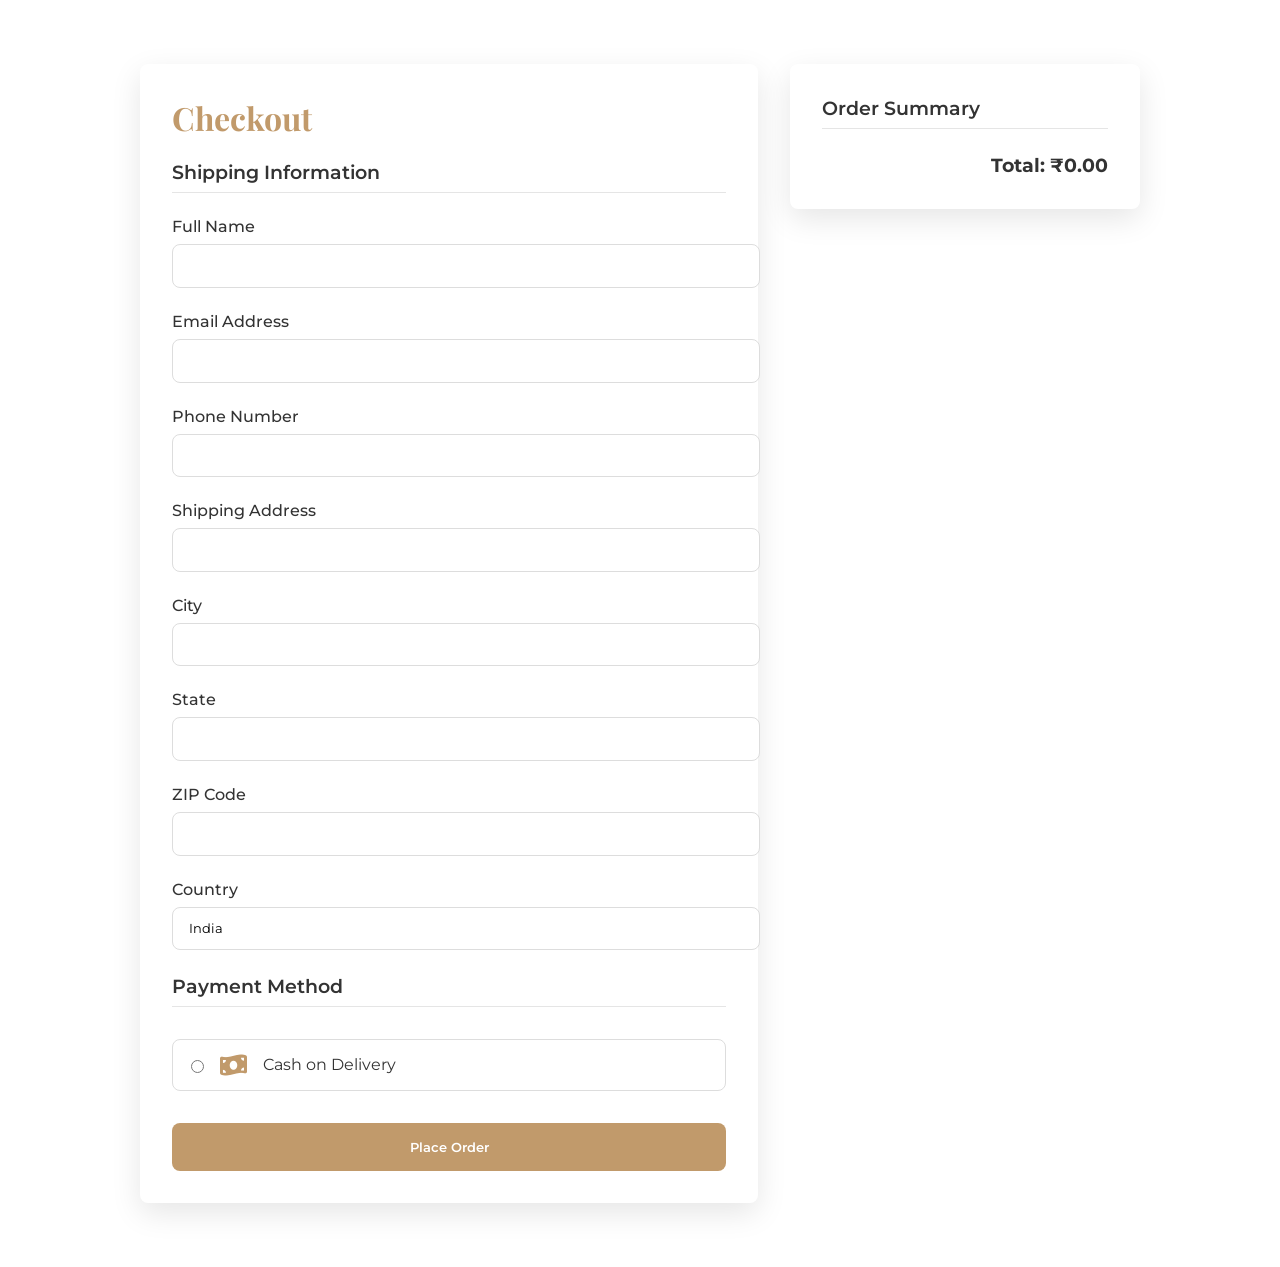
<file: checkout.html>
<!DOCTYPE html>
<html lang="en">

<head>
  <meta charset="UTF-8">
  <meta name="viewport" content="width=device-width, initial-scale=1.0">
  <title>Checkout - AURELIVA</title>
  <link href="https://fonts.googleapis.com/css2?family=Playfair+Display:wght@400;600;700&family=Montserrat:wght@300;400;500;600&display=swap" rel="stylesheet">
  <link rel="stylesheet" href="https://cdnjs.cloudflare.com/ajax/libs/font-awesome/6.0.0/css/all.min.css">
  <style>
    :root {
      --primary-color: #1a1a1a;
      --secondary-color: #f5f5f5;
      --accent-color: #c19a6b;
      --text-dark: #333;
      --text-light: #f5f5f5;
      --bg-light: #ffffff;
      --bg-dark: #121212;
      --border-radius: 8px;
      --box-shadow: 0 10px 30px rgba(0, 0, 0, 0.1);
      --transition: all 0.3s ease;
    }

    body {
      font-family: 'Montserrat', sans-serif;
      margin: 0;
      padding: 0;
      background-color: var(--bg-light);
      color: var(--text-dark);
      transition: var(--transition);
    }

    body.dark {
      background-color: var(--bg-dark);
      color: var(--text-light);
    }

    .checkout-container {
      max-width: 1000px;
      margin: 2rem auto;
      padding: 2rem;
      display: grid;
      grid-template-columns: 1fr 350px;
      gap: 2rem;
    }

    .checkout-form {
      background: var(--bg-light);
      padding: 2rem;
      border-radius: var(--border-radius);
      box-shadow: var(--box-shadow);
    }

    body.dark .checkout-form {
      background: rgba(255, 255, 255, 0.05);
    }

    .checkout-summary {
      background: var(--bg-light);
      padding: 2rem;
      border-radius: var(--border-radius);
      box-shadow: var(--box-shadow);
      position: sticky;
      top: 20px;
      height: fit-content;
    }

    body.dark .checkout-summary {
      background: rgba(255, 255, 255, 0.05);
    }

    h1 {
      font-family: 'Playfair Display', serif;
      color: var(--accent-color);
      margin-top: 0;
    }

    h2 {
      font-family: 'Montserrat', sans-serif;
      font-weight: 600;
      font-size: 1.2rem;
      margin-top: 0;
      margin-bottom: 1.5rem;
      border-bottom: 1px solid rgba(0, 0, 0, 0.1);
      padding-bottom: 0.5rem;
    }

    body.dark h2 {
      border-bottom-color: rgba(255, 255, 255, 0.1);
    }

    .form-group {
      margin-bottom: 1.5rem;
    }

    label {
      display: block;
      margin-bottom: 0.5rem;
      font-weight: 500;
    }

    input, select {
      width: 100%;
      padding: 0.8rem 1rem;
      border: 1px solid #ddd;
      border-radius: var(--border-radius);
      font-family: 'Montserrat', sans-serif;
      transition: var(--transition);
    }

    body.dark input, 
    body.dark select {
      background-color: #222;
      border-color: #444;
      color: var(--text-light);
    }

    input:focus, select:focus {
      outline: none;
      border-color: var(--accent-color);
      box-shadow: 0 0 0 2px rgba(193, 154, 107, 0.2);
    }

    .btn {
      width: 100%;
      padding: 1rem;
      background-color: var(--accent-color);
      color: white;
      border: none;
      border-radius: var(--border-radius);
      font-family: 'Montserrat', sans-serif;
      font-weight: 600;
      cursor: pointer;
      transition: var(--transition);
      margin-top: 1rem;
    }

    .btn:hover {
      background-color: #b08a5d;
    }

    .cart-item {
      display: flex;
      justify-content: space-between;
      margin-bottom: 1rem;
      padding-bottom: 1rem;
      border-bottom: 1px solid rgba(0, 0, 0, 0.05);
    }

    body.dark .cart-item {
      border-bottom-color: rgba(255, 255, 255, 0.05);
    }

    .cart-item-name {
      font-weight: 500;
    }

    .cart-item-price {
      font-weight: 600;
      color: var(--accent-color);
    }

    .total {
      font-weight: 700;
      font-size: 1.2rem;
      text-align: right;
      margin-top: 1.5rem;
    }

    .payment-methods {
      margin-top: 2rem;
    }

    .payment-option {
      display: flex;
      align-items: center;
      margin-bottom: 1rem;
      padding: 0.8rem;
      border: 1px solid #ddd;
      border-radius: var(--border-radius);
      cursor: pointer;
      transition: var(--transition);
    }

    body.dark .payment-option {
      border-color: #444;
    }

    .payment-option:hover {
      border-color: var(--accent-color);
    }

    .payment-option input {
      width: auto;
      margin-right: 1rem;
    }

    .payment-icon {
      margin-right: 1rem;
      font-size: 1.5rem;
      color: var(--accent-color);
    }

    .payment-label {
      flex-grow: 1;
    }

    @media (max-width: 768px) {
      .checkout-container {
        grid-template-columns: 1fr;
        padding: 1rem;
      }

      .checkout-summary {
        position: static;
      }
    }
  </style>
</head>

<body>
  <div class="checkout-container">
    <div class="checkout-form">
      <h1>Checkout</h1>
      
      <form id="order-form">
        <h2>Shipping Information</h2>
        
        <div class="form-group">
          <label for="full-name">Full Name</label>
          <input type="text" id="full-name" required>
        </div>
        
        <div class="form-group">
          <label for="email">Email Address</label>
          <input type="email" id="email" required>
        </div>
        
        <div class="form-group">
          <label for="phone">Phone Number</label>
          <input type="tel" id="phone" required>
        </div>
        
        <div class="form-group">
          <label for="address">Shipping Address</label>
          <input type="text" id="address" required>
        </div>
        
        <div class="form-group">
          <label for="city">City</label>
          <input type="text" id="city" required>
        </div>
        
        <div class="form-group">
          <label for="state">State</label>
          <input type="text" id="state" required>
        </div>
        
        <div class="form-group">
          <label for="zip">ZIP Code</label>
          <input type="text" id="zip" required>
        </div>
        
        <div class="form-group">
          <label for="country">Country</label>
          <input type="text" id="country" value="India" readonly>
        </div>
        
        <h2>Payment Method</h2>
        
        <div class="payment-methods">
        
          
          <div class="payment-option">
            <input type="radio" id="cod" name="payment" value="Cash on Delivery">
            <i class="fas fa-money-bill-wave payment-icon"></i>
            <span class="payment-label">Cash on Delivery</span>
          </div>
        </div>
        
        <button type="submit" class="btn">Place Order</button>
      </form>
    </div>
    
    <div class="checkout-summary">
      <h2>Order Summary</h2>
      <div id="order-items">
        <!-- Cart items will be inserted here -->
      </div>
      <div class="total">Total: ₹<span id="order-total">0.00</span></div>
    </div>
  </div>

  <script>
    // Load cart items from localStorage
    const cartItems = JSON.parse(localStorage.getItem('shopSmartCart')) || [];
    const orderItemsContainer = document.getElementById('order-items');
    let orderTotal = 0;

    // Display cart items in order summary
    cartItems.forEach(item => {
      const itemTotal = item.price * item.quantity;
      orderTotal += itemTotal;

      const itemElement = document.createElement('div');
      itemElement.className = 'cart-item';
      itemElement.innerHTML = `
        <span class="cart-item-name">${item.name} × ${item.quantity}</span>
        <span class="cart-item-price">₹${itemTotal.toFixed(2)}</span>
      `;
      orderItemsContainer.appendChild(itemElement);
    });

    // Update order total
    document.getElementById('order-total').textContent = orderTotal.toFixed(2);

    // Handle form submission
    document.getElementById('order-form').addEventListener('submit', function(e) {
      e.preventDefault();
      
      // Collect form data
      const orderData = {
        customer: {
          name: document.getElementById('full-name').value,
          email: document.getElementById('email').value,
          phone: document.getElementById('phone').value,
          address: document.getElementById('address').value,
          city: document.getElementById('city').value,
          state: document.getElementById('state').value,
          zip: document.getElementById('zip').value,
          country: document.getElementById('country').value
        },
        payment: document.querySelector('input[name="payment"]:checked').value,
        items: cartItems,
        total: orderTotal,
        date: new Date().toISOString(),
        orderId: Math.floor(100000 + Math.random() * 900000)
      };

      // Save order data to localStorage (in a real app, you would send this to a server)
      localStorage.setItem('shopSmartOrder', JSON.stringify(orderData));
      
      // Redirect to invoice page
      window.location.href = 'invoice.html';
    });

    // Check for dark mode preference
    if (localStorage.getItem('darkMode') === 'enabled') {
      document.body.classList.add('dark');
    }
  </script>
  
<div id="order-confirmation" class="modal" style="display: none;">
  <div class="modal-content">
    <div class="modal-body">
      <i class="fas fa-check-circle" style="font-size: 4rem; color: #4CAF50;"></i>
      <h2>Order Placed Successfully!</h2>
      <p>Your order #<span id="confirmation-order-id"></span> has been confirmed.</p>
      <p>You'll receive an email confirmation shortly.</p>
      <button id="continue-to-invoice" class="btn">View Invoice</button>
    </div>
  </div>
</div>

<style>
  /* Add these styles to your existing style section */
  .modal {
    position: fixed;
    top: 0;
    left: 0;
    width: 100%;
    height: 100%;
    background-color: rgba(0, 0, 0, 0.8);
    display: flex;
    align-items: center;
    justify-content: center;
    z-index: 1000;
    opacity: 0;
    pointer-events: none;
    transition: opacity 0.3s ease;
  }

  .modal.active {
    opacity: 1;
    pointer-events: auto;
  }

  .modal-content {
    background: var(--bg-light);
    border-radius: var(--border-radius);
    width: 90%;
    max-width: 500px;
    padding: 2rem;
    text-align: center;
    box-shadow: 0 10px 40px rgba(0, 0, 0, 0.3);
  }

  body.dark .modal-content {
    background: var(--bg-dark);
  }

  .modal-body {
    padding: 1rem;
  }

  .modal-body h2 {
    margin: 1rem 0;
    color: var(--accent-color);
    border-bottom: none;
  }

  .modal-body p {
    margin: 0.5rem 0;
    line-height: 1.6;
  }

  #continue-to-invoice {
    margin-top: 2rem;
    width: auto;
    padding: 0.8rem 2rem;
  }
</style>

<script>
  // Update the form submission handler
  document.getElementById('order-form').addEventListener('submit', function(e) {
    e.preventDefault();
    
    // Collect form data
    const orderData = {
      customer: {
        name: document.getElementById('full-name').value,
        email: document.getElementById('email').value,
        phone: document.getElementById('phone').value,
        address: document.getElementById('address').value,
        city: document.getElementById('city').value,
        state: document.getElementById('state').value,
        zip: document.getElementById('zip').value,
        country: document.getElementById('country').value
      },
      payment: document.querySelector('input[name="payment"]:checked').value,
      items: cartItems,
      total: orderTotal,
      date: new Date().toISOString(),
      orderId: Math.floor(100000 + Math.random() * 900000)
    };

    // Save order data to localStorage
    localStorage.setItem('shopSmartOrder', JSON.stringify(orderData));
    
    // Show confirmation popup
    document.getElementById('confirmation-order-id').textContent = orderData.orderId;
    const modal = document.getElementById('order-confirmation');
    modal.style.display = 'flex';
    setTimeout(() => modal.classList.add('active'), 50);
    
    // Clear cart
    localStorage.removeItem('shopSmartCart');
  });

  // Handle continue to invoice button
  document.getElementById('continue-to-invoice').addEventListener('click', function() {
    window.location.href = 'invoice.html';
  });
</script>
</body>
</html>
</file>
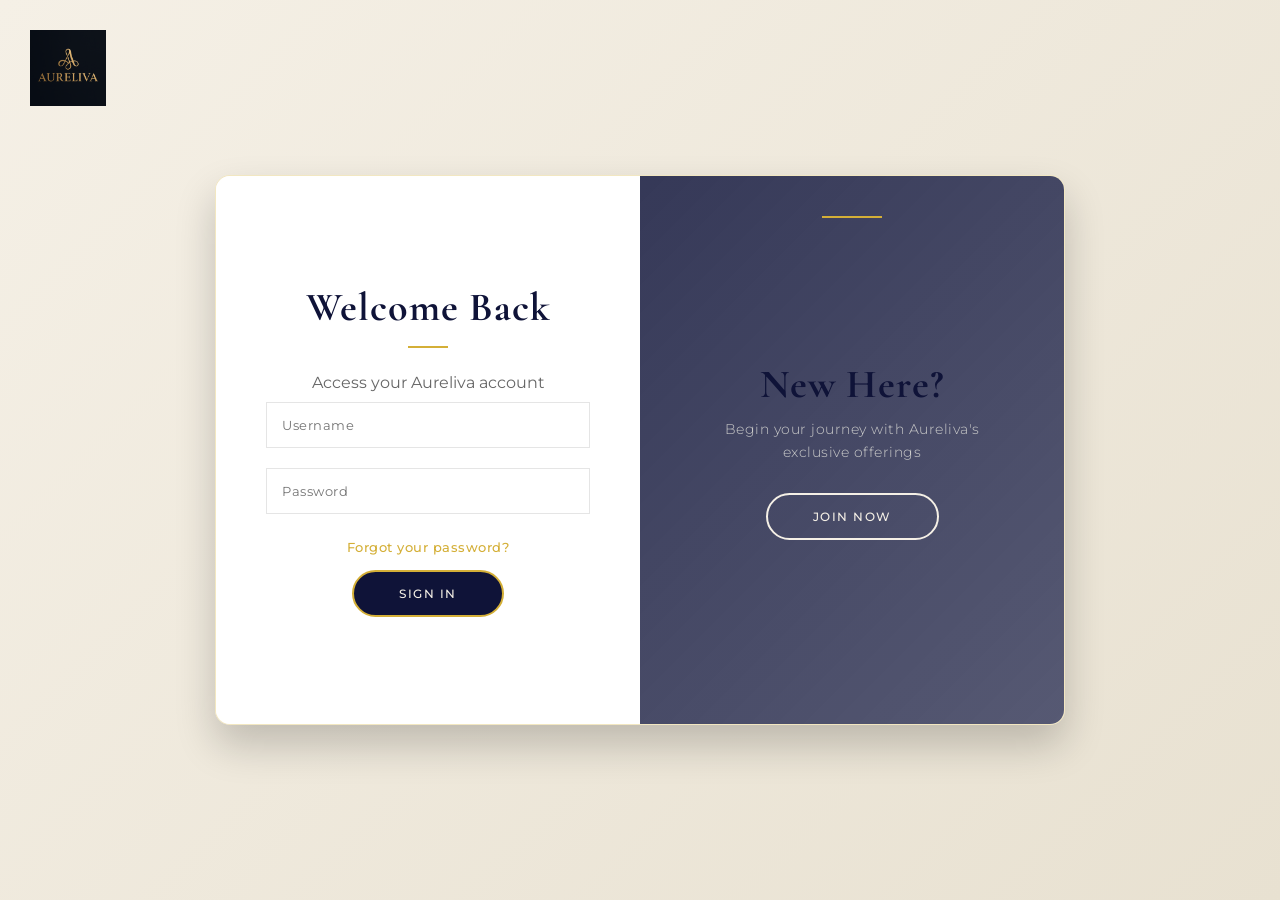
<file: login.html>
<!DOCTYPE html>
<html lang="en">
<head>
    <title>Aureliva - Premium Login</title>
    <link rel="stylesheet" href="https://cdnjs.cloudflare.com/ajax/libs/font-awesome/5.15.4/css/all.min.css" />
    <!-- Premium Fonts -->
    <link href="https://fonts.googleapis.com/css2?family=Cormorant+Garamond:wght@400;600;700&family=Montserrat:wght@300;400;500&display=swap" rel="stylesheet">
    <style>
        :root {
            --gold: #D4AF37;
            --deep-navy: #0F1338;
            --cream: #F5F0E6;
            --dark-charcoal: #333333;
        }
        
        * {
            box-sizing: border-box;
        }

        body {
            background: var(--cream);
            display: flex;
            justify-content: center;
            align-items: center;
            flex-direction: column;
            font-family: 'Montserrat', sans-serif;
            height: 100vh;
            margin: 0;
             background: linear-gradient(135deg, #F5F0E6 0%, #E8E1D1 100%);
            background-size: cover;
            background-position: center;
        }

        h1 {
            font-family: 'Cormorant Garamond', serif;
            font-weight: 700;
            font-size: 2.5rem;
            margin: 0 0 10px;
            color: var(--deep-navy);
            letter-spacing: 1px;
        }

        p {
            font-family: 'Montserrat', sans-serif;
            font-weight: 300;
            font-size: 14px;
            line-height: 1.6;
            letter-spacing: 0.5px;
            margin: 0 0 30px;
            color: var(--dark-charcoal);
        }

        a {
            color: var(--gold);
            font-size: 13px;
            text-decoration: none;
            margin: 15px 0;
            font-weight: 500;
            letter-spacing: 0.5px;
            transition: all 0.3s ease;
        }

        a:hover {
            text-decoration: underline;
        }

        button {
            border-radius: 30px;
            border: 2px solid var(--gold);
            background-color: var(--deep-navy);
            color: var(--cream);
            font-family: 'Montserrat', sans-serif;
            font-size: 12px;
            font-weight: 500;
            padding: 14px 45px;
            letter-spacing: 1.5px;
            text-transform: uppercase;
            transition: all 0.3s ease;
            cursor: pointer;
            outline: none;
        }

        button:hover {
            background-color: var(--gold);
            color: var(--deep-navy);
            border-color: var(--deep-navy);
        }

        button:active {
            transform: scale(0.95);
        }

        button.ghost {
            background-color: transparent;
            border-color: var(--cream);
            color: var(--cream);
        }

        button.ghost:hover {
            background-color: rgba(255,255,255,0.1);
        }

        form {
            background-color: rgba(255,255,255,0.9);
            display: flex;
            align-items: center;
            justify-content: center;
            flex-direction: column;
            padding: 0 50px;
            height: 100%;
            text-align: center;
            backdrop-filter: blur(5px);
        }

        input {
            background-color: rgba(255,255,255,0.8);
            border: 1px solid rgba(0,0,0,0.1);
            padding: 14px 15px;
            margin: 10px 0;
            width: 100%;
            font-family: 'Montserrat', sans-serif;
            font-size: 13px;
            letter-spacing: 0.5px;
            transition: all 0.3s ease;
        }

        input:focus {
            outline: none;
            border-color: var(--gold);
            box-shadow: 0 0 5px rgba(212, 175, 55, 0.3);
        }

        .container {
            background-color: transparent;
            border-radius: 15px;
            box-shadow: 0 20px 40px rgba(0,0,0,0.2);
            position: relative;
            overflow: hidden;
            width: 850px;
            max-width: 100%;
            min-height: 550px;
            border: 1px solid rgba(255,255,255,0.3);
            background: rgba(255, 255, 255, 0.95);
            border: 1px solid rgba(212, 175, 55, 0.3);
        }
 
        .form-container {
            position: absolute;
            top: 0;
            height: 100%;
            transition: all 0.6s ease-in-out;
        }    
        
        .sign-in-container {
            left: 0;
            width: 50%;
            z-index: 2;
        }

        .container.right-panel-active .sign-in-container {
            transform: translateX(100%);
        }

        .sign-up-container {
            left: 0;
            width: 50%;
            opacity: 0;
            z-index: 1;
        }

        .container.right-panel-active .sign-up-container {
            transform: translateX(100%);
            opacity: 1;
            z-index: 5;
            animation: show 0.6s;
        }

        @keyframes show {
            0%, 49.99% {
                opacity: 0;
                z-index: 1;
            }
            
            50%, 100% {
                opacity: 1;
                z-index: 5;
            }
        }
            
        .overlay-container {
            position: absolute;
            top: 0;
            left: 50%;
            width: 50%;
            height: 100%;
            overflow: hidden;
            transition: transform 0.6s ease-in-out;
            z-index: 100;
        }

        .container.right-panel-active .overlay-container {
            transform: translateX(-100%);
        }

        .overlay {
            background: linear-gradient(135deg, rgba(15,19,56,0.9) 0%, rgba(15,19,56,0.7) 100%);
            color: var(--cream);
            position: relative;
            left: -100%;
            height: 100%;
            width: 200%;
            transform: translateX(0);
            transition: transform 0.6s ease-in-out;
        }

        .container.right-panel-active .overlay {
            transform: translateX(50%);
        }
      
        .overlay-panel p {
            color: rgba(220, 219, 215, 0.9);
            font-weight: 300;  /* Optional: Makes text thinner for elegance */
}
        .overlay-panel {
            position: absolute;
            display: flex;
            align-items: center;
            justify-content: center;
            flex-direction: column;
            padding: 0 50px;
            text-align: center;
            top: 0;
            height: 100%;
            width: 50%;
            transform: translateX(0);
            transition: transform 0.6s ease-in-out;
        }

        .overlay-left {
            transform: translateX(-20%);
        }

        .container.right-panel-active .overlay-left {
            transform: translateX(0);
        }

        .overlay-right {
            right: 0;
            transform: translateX(0);
        }

        .container.right-panel-active .overlay-right {
            transform: translateX(20%);
        }

        /* Luxury decorative elements */
        .overlay-panel::before {
            content: "";
            position: absolute;
            top: 40px;
            width: 60px;
            height: 2px;
            background: var(--gold);
        }

        .form-container h1::after {
            content: "";
            display: block;
            width: 40px;
            height: 2px;
            background: var(--gold);
            margin: 15px auto;
        }
    </style>
</head>
<body>
  <div style="position: absolute; top: 30px; left: 30px; z-index: 1000;">
    <img src="logo.png" alt="Aureliva" style="height: 76px;">
  </div>
    <div class="container" id="container">
        <div class="form-container sign-up-container">
            <form id="signupForm">
                <h1>Create Account</h1>
                <span style="font-family: 'Montserrat'; color: #9b1010;">Join Aureliva's exclusive community</span>
                <input type="text" id="signupName" placeholder="Full Name" required>
                <input type="email" id="signupEmail" placeholder="Email" required>
                <input type="password" id="signupPassword" placeholder="Password" required>
                <button type="submit">Become Member</button>
            </form>
        </div>
        <div class="form-container sign-in-container">
            <form id="loginForm">
                <h1>Welcome Back</h1>
                <span style="font-family: 'Montserrat'; color: #666;">Access your Aureliva account</span>
                <input type="text" id="loginUsername" placeholder="Username" required>
                <input type="password" id="loginPassword" placeholder="Password" required>
                <a href="#">Forgot your password?</a>
                <button type="submit">Sign In</button>
            </form>
        </div>
        <div class="overlay-container">
            <div class="overlay">
                <div class="overlay-panel overlay-left">
                    <h1>Welcome Back</h1>
                    <p>Access your curated collection of premium products</p>
                    <button class="ghost" id="signIn">Sign In</button>
                </div>
                <div class="overlay-panel overlay-right">
                    <h1>New Here?</h1>
                    <p>Begin your journey with Aureliva's exclusive offerings</p>
                    <button class="ghost" id="signUp">Join Now</button>
                </div>
            </div>
        </div>
    </div>
    <script>
        // Animation Toggle
        const signUpButton = document.getElementById('signUp');
        const signInButton = document.getElementById('signIn');
        const container = document.getElementById('container');

        signUpButton.addEventListener('click', () => {
            container.classList.add('right-panel-active');
        });

        signInButton.addEventListener('click', () => {
            container.classList.remove('right-panel-active');
        });

        // Auth Logic
        document.getElementById('loginForm').addEventListener('submit', function(e) {
            e.preventDefault();
            const username = document.getElementById('loginUsername').value;
            const password = document.getElementById('loginPassword').value;
            
            if (username && password) {
                localStorage.setItem('shopSmartUser', JSON.stringify({
                    username: username,
                    loggedIn: true,
                    premium: true // Mark as premium user
                }));
                
                window.location.href = 'dashboard.html';
            } else {
                alert('Please enter your credentials');
            }
        });

        document.getElementById('signupForm').addEventListener('submit', function(e) {
            e.preventDefault();
            const name = document.getElementById('signupName').value;
            const email = document.getElementById('signupEmail').value;
            const password = document.getElementById('signupPassword').value;
            
            if (name && email && password) {
                localStorage.setItem('shopSmartUser', JSON.stringify({
                    name: name,
                    email: email,
                    loggedIn: true,
                    premium: true,
                    joinDate: new Date().toLocaleDateString()
                }));
                
                alert('Welcome to Aureliva. Your premium account is ready!');
                window.location.href = 'dashboard.html';
            } else {
                alert('Please complete all fields');
            }
        });
    </script>
</body>
</html>
</file>
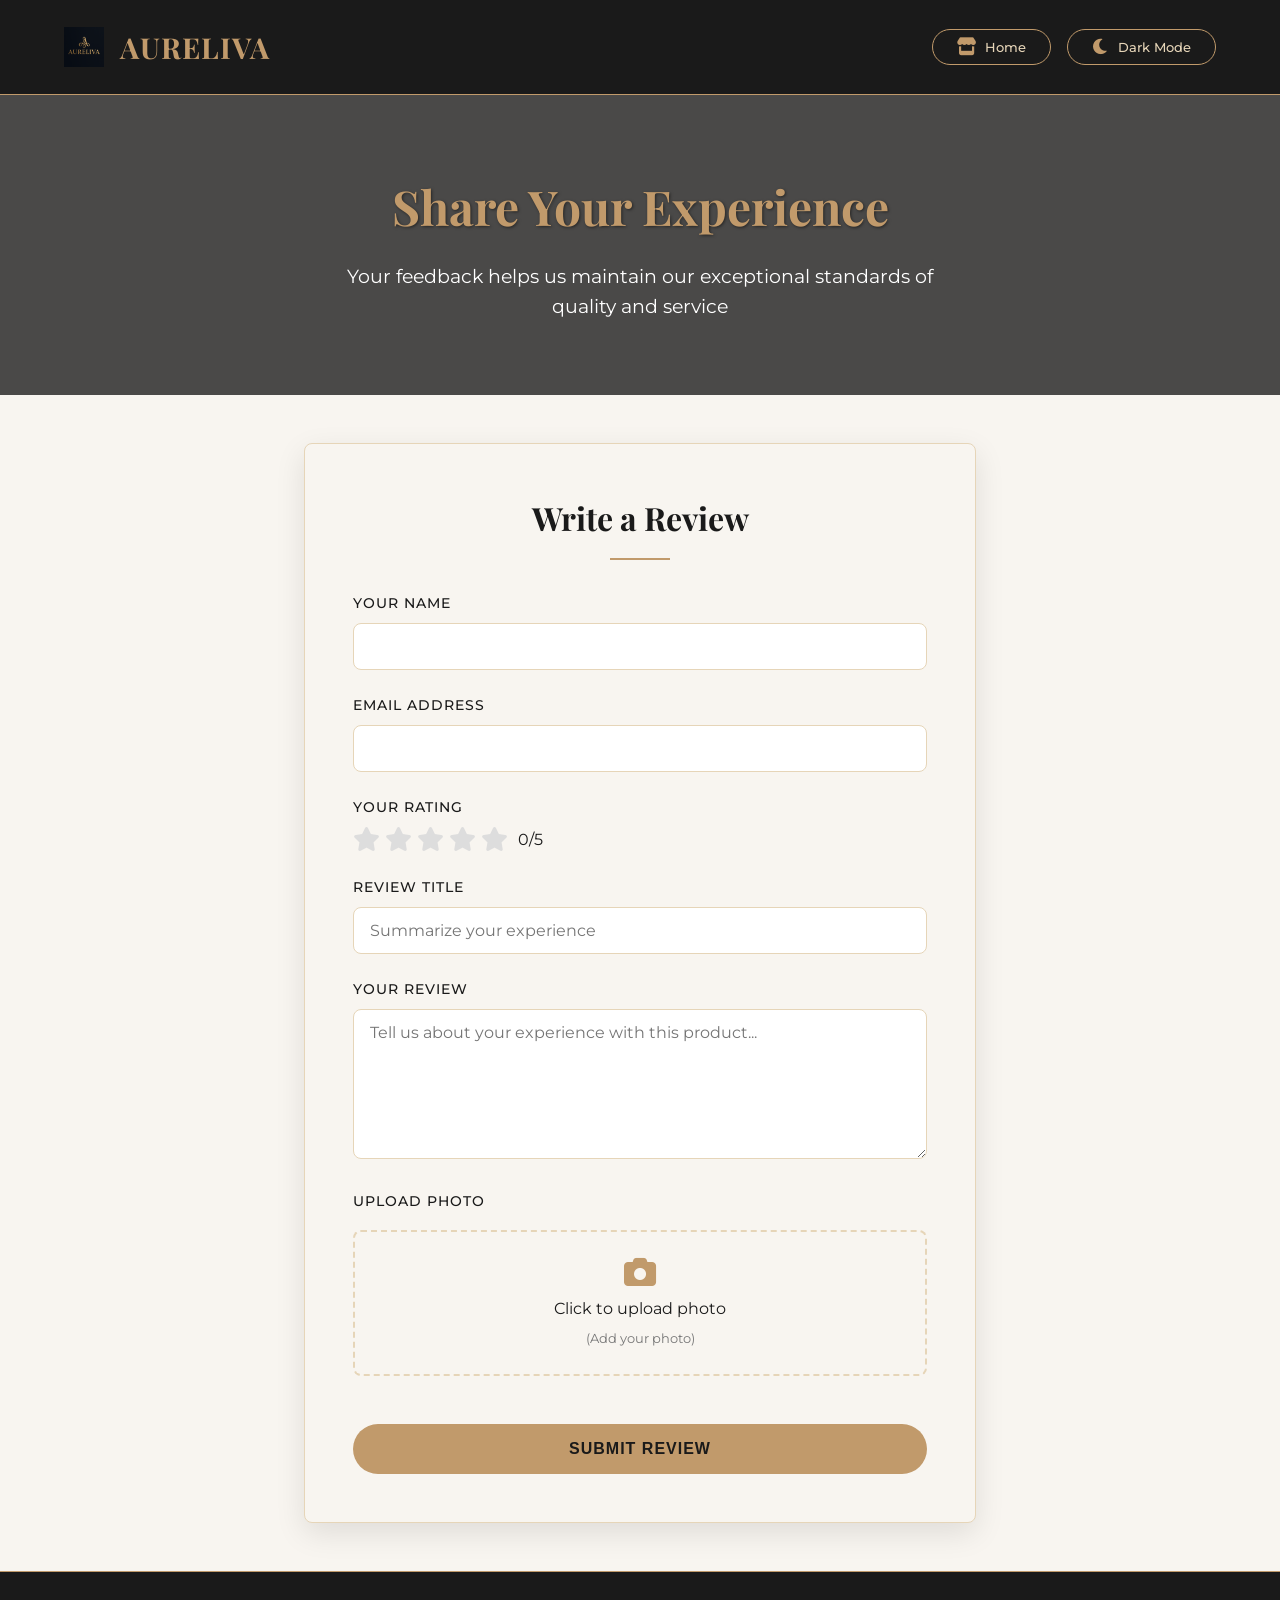
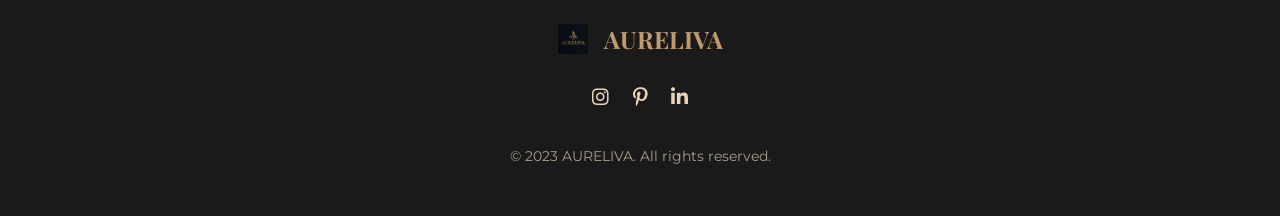
<file: review.html>
<!DOCTYPE html>
<html lang="en">
<head>
  <meta charset="UTF-8">
  <meta name="viewport" content="width=device-width, initial-scale=1.0">
  <title>AURELIVA - Write Review</title>
  <link href="https://fonts.googleapis.com/css2?family=Playfair+Display:wght@400;600;700&family=Montserrat:wght@300;400;500;600&display=swap" rel="stylesheet">
  <link rel="stylesheet" href="https://cdnjs.cloudflare.com/ajax/libs/font-awesome/6.0.0/css/all.min.css">
  <style>
    :root {
      --primary-color: #1a1a1a;
      --gold-accent: #c19a6b;
      --gold-light: #e6d5b8;
      --text-light: #ffffff;
      --bg-light: #f8f5f0;
      --bg-dark: #121212;
      --border-radius: 8px;
      --box-shadow: 0 10px 30px rgba(0,0,0,0.1);
      --transition: all 0.3s ease;
    }

    * {
      margin: 0;
      padding: 0;
      box-sizing: border-box;
    }

    body {
      font-family: 'Montserrat', sans-serif;
      background-color: var(--bg-light);
      color: var(--primary-color);
      line-height: 1.6;
    }

    body.dark-mode {
      background-color: var(--bg-dark);
      color: var(--text-light);
    }

    /* Header */
    header {
      background-color: var(--primary-color);
      padding: 1.5rem 5%;
      display: flex;
      justify-content: space-between;
      align-items: center;
      position: sticky;
      top: 0;
      z-index: 100;
      border-bottom: 1px solid var(--gold-accent);
    }

    .logo-container {
      display: flex;
      align-items: center;
      gap: 1rem;
      text-decoration: none;
    }

    .logo-container img {
      height: 40px;
    }

    .logo-text {
      font-family: 'Playfair Display', serif;
      font-weight: 700;
      font-size: 1.8rem;
      color: var(--gold-accent);
      letter-spacing: 1px;
    }

    .header-actions {
      display: flex;
      gap: 1rem;
      align-items: center;
    }

    .header-btn {
      background: transparent;
      color: var(--gold-light);
      border: 1px solid var(--gold-accent);
      padding: 0.5rem 1.5rem;
      cursor: pointer;
      font-family: 'Montserrat', sans-serif;
      font-weight: 500;
      display: flex;
      align-items: center;
      gap: 0.5rem;
      border-radius: 30px;
      transition: var(--transition);
    }

    .header-btn:hover {
      background: rgba(193,154,107,0.1);
    }

    .header-btn i {
      font-size: 1.1rem;
      color: var(--gold-accent);
    }

    /* Hero Section */
    .review-hero {
      background: linear-gradient(rgba(0,0,0,0.7), rgba(0,0,0,0.7)), 
                  url('https://images.unsplash.com/photo-1607082348824-0a96f2a4b9da?ixlib=rb-1.2.1&auto=format&fit=crop&w=1350&q=80');
      background-size: cover;
      background-position: center;
      height: 300px;
      display: flex;
      align-items: center;
      justify-content: center;
      text-align: center;
      margin-bottom: 3rem;
    }

    .review-hero-content h1 {
      font-family: 'Playfair Display', serif;
      font-size: 3rem;
      margin-bottom: 1rem;
      color: var(--gold-accent);
      text-shadow: 1px 1px 3px rgba(0,0,0,0.5);
    }

    .review-hero-content p {
      color: var(--text-light);
      font-size: 1.2rem;
      max-width: 600px;
      margin: 0 auto;
    }

    /* Review Form */
    .review-container {
      max-width: 800px;
      margin: 3rem auto;
      padding: 0 5%;
    }

    .review-form {
      background: var(--bg-light);
      border-radius: var(--border-radius);
      padding: 3rem;
      box-shadow: var(--box-shadow);
      border: 1px solid var(--gold-light);
    }

    body.dark-mode .review-form {
      background: rgba(26,26,26,0.8);
      border-color: rgba(193,154,107,0.2);
    }

    .form-title {
      font-family: 'Playfair Display', serif;
      font-size: 2rem;
      margin-bottom: 2rem;
      color: var(--primary-color);
      text-align: center;
      position: relative;
    }

    body.dark-mode .form-title {
      color: var(--text-light);
    }

    .form-title:after {
      content: '';
      display: block;
      width: 60px;
      height: 2px;
      background: var(--gold-accent);
      margin: 15px auto;
    }

    .form-group {
      margin-bottom: 1.5rem;
    }

    .form-group label {
      display: block;
      margin-bottom: 0.5rem;
      font-weight: 500;
      font-size: 0.9rem;
      text-transform: uppercase;
      letter-spacing: 1px;
      color: var(--primary-color);
    }

    body.dark-mode .form-group label {
      color: var(--gold-light);
    }

    .form-control {
      width: 100%;
      padding: 0.8rem 1rem;
      border: 1px solid var(--gold-light);
      border-radius: var(--border-radius);
      font-family: 'Montserrat', sans-serif;
      font-size: 1rem;
      transition: var(--transition);
      background-color: white;
    }

    body.dark-mode .form-control {
      background: rgba(255,255,255,0.05);
      border-color: rgba(193,154,107,0.3);
      color: var(--text-light);
    }

    .form-control:focus {
      outline: none;
      border-color: var(--gold-accent);
      box-shadow: 0 0 0 2px rgba(193,154,107,0.2);
    }

    textarea.form-control {
      min-height: 150px;
      resize: vertical;
    }

    /* Rating Stars */
    .rating-container {
      display: flex;
      align-items: center;
      gap: 10px;
      margin-bottom: 1rem;
    }

    .rating-stars {
      display: flex;
      gap: 5px;
    }

    .rating-star {
      color: #ddd;
      font-size: 1.5rem;
      cursor: pointer;
      transition: var(--transition);
    }

    .rating-star:hover,
    .rating-star.active {
      color: var(--gold-accent);
    }

    /* Photo Upload */
    .photo-upload {
      margin-top: 1rem;
    }

    .upload-area {
      border: 2px dashed var(--gold-light);
      border-radius: var(--border-radius);
      padding: 1.5rem;
      text-align: center;
      cursor: pointer;
      transition: var(--transition);
      margin-bottom: 1rem;
    }

    .upload-area:hover {
      border-color: var(--gold-accent);
      background: rgba(193,154,107,0.05);
    }

    .upload-area i {
      font-size: 2rem;
      color: var(--gold-accent);
      margin-bottom: 0.5rem;
    }

    .upload-text {
      color: var(--primary-color);
      margin-bottom: 0.5rem;
    }

    body.dark-mode .upload-text {
      color: var(--text-light);
    }

    .upload-hint {
      font-size: 0.8rem;
      color: #777;
    }

    body.dark-mode .upload-hint {
      color: #aaa;
    }

    .preview-container {
      display: flex;
      flex-wrap: wrap;
      gap: 1rem;
      margin-top: 1rem;
    }

    .preview-item {
      position: relative;
      width: 80px;
      height: 80px;
      border-radius: 4px;
      overflow: hidden;
    }

    .preview-item img {
      width: 100%;
      height: 100%;
      object-fit: cover;
    }

    .remove-photo {
      position: absolute;
      top: 5px;
      right: 5px;
      background: rgba(0,0,0,0.7);
      color: white;
      border: none;
      width: 20px;
      height: 20px;
      border-radius: 50%;
      display: flex;
      align-items: center;
      justify-content: center;
      cursor: pointer;
      font-size: 0.7rem;
    }

    /* Submit Button */
    .btn-submit {
      background: var(--gold-accent);
      color: var(--primary-color);
      border: none;
      padding: 1rem 2rem;
      font-size: 1rem;
      font-weight: 600;
      border-radius: 30px;
      cursor: pointer;
      transition: var(--transition);
      display: block;
      width: 100%;
      margin-top: 2rem;
      letter-spacing: 1px;
      text-transform: uppercase;
    }

    .btn-submit:hover {
      background: #d8b480;
      transform: translateY(-2px);
      box-shadow: 0 5px 15px rgba(193,154,107,0.3);
    }

    /* Footer */
    footer {
      background-color: var(--primary-color);
      color: var(--text-light);
      padding: 3rem 5%;
      text-align: center;
      border-top: 1px solid var(--gold-accent);
    }

    .footer-content {
      max-width: 1200px;
      margin: 0 auto;
      display: flex;
      flex-direction: column;
      align-items: center;
    }

    .footer-logo {
      display: flex;
      align-items: center;
      gap: 1rem;
      margin-bottom: 1.5rem;
    }

    .footer-logo img {
      height: 30px;
    }

    .footer-logo-text {
      font-family: 'Playfair Display', serif;
      font-weight: 700;
      font-size: 1.5rem;
      color: var(--gold-accent);
    }

    .footer-social {
      display: flex;
      gap: 1.5rem;
      margin-bottom: 2rem;
    }

    .social-icon {
      color: var(--gold-light);
      font-size: 1.2rem;
      transition: var(--transition);
    }

    .social-icon:hover {
      color: var(--gold-accent);
    }

    .copyright {
      font-size: 0.9rem;
      color: var(--gold-light);
      opacity: 0.7;
    }

    @media (max-width: 768px) {
      .logo-text {
        font-size: 1.5rem;
      }
      
      .header-btn span {
        display: none;
      }
      
      .review-form {
        padding: 2rem;
      }
      
      .review-hero-content h1 {
        font-size: 2.2rem;
      }
    }
  </style>
</head>
<body>
  <!-- Header -->
  <header>
    <a href="index.html" class="logo-container">
      <img src="logo.png" alt="AURELIVA">
      <div class="logo-text">AURELIVA</div>
    </a>
    
    <div class="header-actions">
     <button class="header-btn" onclick="window.location.href='dashboard.html'">
        <i class="fas fa-store"></i>
        <span>Home</span>
    </button>
    <button class="header-btn" id="toggle-dark-mode">
        <i class="fas fa-moon"></i>
        <span>Dark Mode</span>
    </button> 
    </div>
  </header>

  <!-- Hero Section -->
  <section class="review-hero">
    <div class="review-hero-content">
      <h1>Share Your Experience</h1>
      <p>Your feedback helps us maintain our exceptional standards of quality and service</p>
    </div>
  </section>

  <!-- Review Form -->
  <div class="review-container">
    <form class="review-form" id="reviewForm">
      <h2 class="form-title">Write a Review</h2>
      
      <div class="form-group">
        <label for="name">Your Name</label>
        <input type="text" id="name" class="form-control" required>
      </div>
      
      <div class="form-group">
        <label for="email">Email Address</label>
        <input type="email" id="email" class="form-control" required>
      </div>
      
      <div class="form-group">
        <label>Your Rating</label>
        <div class="rating-container">
          <div class="rating-stars" id="ratingStars">
            <i class="fas fa-star rating-star" data-rating="1"></i>
            <i class="fas fa-star rating-star" data-rating="2"></i>
            <i class="fas fa-star rating-star" data-rating="3"></i>
            <i class="fas fa-star rating-star" data-rating="4"></i>
            <i class="fas fa-star rating-star" data-rating="5"></i>
          </div>
          <span id="ratingText">0/5</span>
          <input type="hidden" id="rating" name="rating" value="0" required>
        </div>
      </div>
      
      <div class="form-group">
        <label for="review-title">Review Title</label>
        <input type="text" id="review-title" class="form-control" placeholder="Summarize your experience" required>
      </div>
      
      <div class="form-group">
        <label for="review-text">Your Review</label>
        <textarea id="review-text" class="form-control" placeholder="Tell us about your experience with this product..." required></textarea>
      </div>
      
      <div class="form-group">
        <label>Upload Photo</label>
        <div class="photo-upload">
          <div class="upload-area" id="uploadArea">
            <i class="fas fa-camera"></i>
            <div class="upload-text">Click to upload photo</div>
            <div class="upload-hint">(Add your photo)</div>
          </div>
          <input type="file" id="photoUpload" accept="image" multiple style="display: none;">
          <div class="preview-container" id="previewContainer"></div>
        </div>
      </div>
      
      <button type="submit" class="btn-submit">Submit Review</button>
    </form>
  </div>

  <!-- Footer -->
  <footer>
    <div class="footer-content">
      <div class="footer-logo">
        <img src="logo.png" alt="AURELIVA">
        <div class="footer-logo-text">AURELIVA</div>
      </div>
      
      <div class="footer-social">
        <a href="#" class="social-icon"><i class="fab fa-instagram"></i></a>
        <a href="#" class="social-icon"><i class="fab fa-pinterest-p"></i></a>
        <a href="#" class="social-icon"><i class="fab fa-linkedin-in"></i></a>
      </div>
      
      <div class="copyright">
        &copy; 2023 AURELIVA. All rights reserved.
      </div>
    </div>
  </footer>

  <script>
    // Dark mode toggle
    document.getElementById('toggle-dark-mode').addEventListener('click', () => {
      document.body.classList.toggle('dark-mode');
      localStorage.setItem('darkMode', document.body.classList.contains('dark-mode'));
      
      // Toggle moon/sun icon
      const icon = document.querySelector('#toggle-dark-mode i');
      if (document.body.classList.contains('dark-mode')) {
        icon.classList.remove('fa-moon');
        icon.classList.add('fa-sun');
      } else {
        icon.classList.remove('fa-sun');
        icon.classList.add('fa-moon');
      }
    });

    // Check for saved dark mode preference
    if (localStorage.getItem('darkMode') === 'true') {
      document.body.classList.add('dark-mode');
      const icon = document.querySelector('#toggle-dark-mode i');
      icon.classList.remove('fa-moon');
      icon.classList.add('fa-sun');
    }

    // Star rating functionality
    const stars = document.querySelectorAll('.rating-star');
    const ratingText = document.getElementById('ratingText');
    const ratingInput = document.getElementById('rating');
    
    stars.forEach(star => {
      star.addEventListener('click', () => {
        const rating = star.getAttribute('data-rating');
        ratingInput.value = rating;
        ratingText.textContent = `${rating}/5`;
        
        stars.forEach((s, index) => {
          if (index < rating) {
            s.classList.add('active');
          } else {
            s.classList.remove('active');
          }
        });
      });
      
      star.addEventListener('mouseover', () => {
        const hoverRating = star.getAttribute('data-rating');
        
        stars.forEach((s, index) => {
          if (index < hoverRating) {
            s.style.color = 'var(--gold-accent)';
          }
        });
      });
      
      star.addEventListener('mouseout', () => {
        const currentRating = ratingInput.value;
        
        stars.forEach((s, index) => {
          if (index >= currentRating) {
            s.style.color = '#ddd';
          }
        });
      });
    });

    // Photo upload functionality
    const uploadArea = document.getElementById('uploadArea');
    const photoUpload = document.getElementById('photoUpload');
    const previewContainer = document.getElementById('previewContainer');
    const maxPhotos = 5;
    let uploadedPhotos = [];

    uploadArea.addEventListener('click', () => {
      photoUpload.click();
    });

    photoUpload.addEventListener('change', (e) => {
      const files = Array.from(e.target.files);
      
      // Check if total photos would exceed limit
      if (uploadedPhotos.length + files.length > maxPhotos) {
        alert(`You can upload maximum ${maxPhotos} photos.`);
        return;
      }
      
      // Process each file
      files.forEach(file => {
        if (!file.type.match('image.*')) {
          return;
        }
        
        const reader = new FileReader();
        
        reader.onload = (event) => {
          const photo = {
            id: Date.now(),
            src: event.target.result,
            file: file
          };
          
          uploadedPhotos.push(photo);
          renderPreview(photo);
        };
        
        reader.readAsDataURL(file);
      });
      
      // Reset file input
      photoUpload.value = '';
    });

    function renderPreview(photo) {
      const previewItem = document.createElement('div');
      previewItem.className = 'preview-item';
      previewItem.dataset.id = photo.id;
      
      previewItem.innerHTML = `
        <img src="${photo.src}" alt="Preview">
        <button class="remove-photo">&times;</button>
      `;
      
      previewContainer.appendChild(previewItem);
      
      // Add remove functionality
      const removeBtn = previewItem.querySelector('.remove-photo');
      removeBtn.addEventListener('click', (e) => {
        e.stopPropagation();
        removePhoto(photo.id);
      });
    }

    function removePhoto(id) {
      uploadedPhotos = uploadedPhotos.filter(photo => photo.id !== id);
      document.querySelector(`.preview-item[data-id="${id}"]`).remove();
    }

    // Form submission
const reviewForm = document.getElementById('reviewForm');

reviewForm.addEventListener('submit', async (e) => {
  e.preventDefault();
  
  // Get form values
  const name = document.getElementById('name').value;
  const email = document.getElementById('email').value;
  const rating = document.getElementById('rating').value;
  const title = document.getElementById('review-title').value;
  const reviewText = document.getElementById('review-text').value;
  
  // Create FormData for file upload
  const formData = new FormData();
  formData.append('name', name);
  formData.append('email', email);
  formData.append('rating', rating);
  formData.append('title', title);
  formData.append('reviewText', reviewText);
  
  // Append photos
  uploadedPhotos.forEach(photo => {
    formData.append('photos', photo.file);
  });

  try {
    const response = await fetch('http://localhost:5000/api/reviews', {
      method: 'POST',
      body: formData
    });

    if (!response.ok) {
      throw new Error('Failed to submit review');
    }

    const result = await response.json();
    
    // Show success message
    alert(`Thank you ${name}! Your ${rating}-star review has been submitted.`);
    
    // Reset form
    reviewForm.reset();
    ratingInput.value = '0';
    ratingText.textContent = '0/5';
    stars.forEach(star => star.classList.remove('active'));
    uploadedPhotos = [];
    previewContainer.innerHTML = '';
    
  } catch (error) {
    console.error('Error submitting review:', error);
    alert('There was an error submitting your review. Please try again.');
  }
});
  </script>
</body>
</html>
</file>
